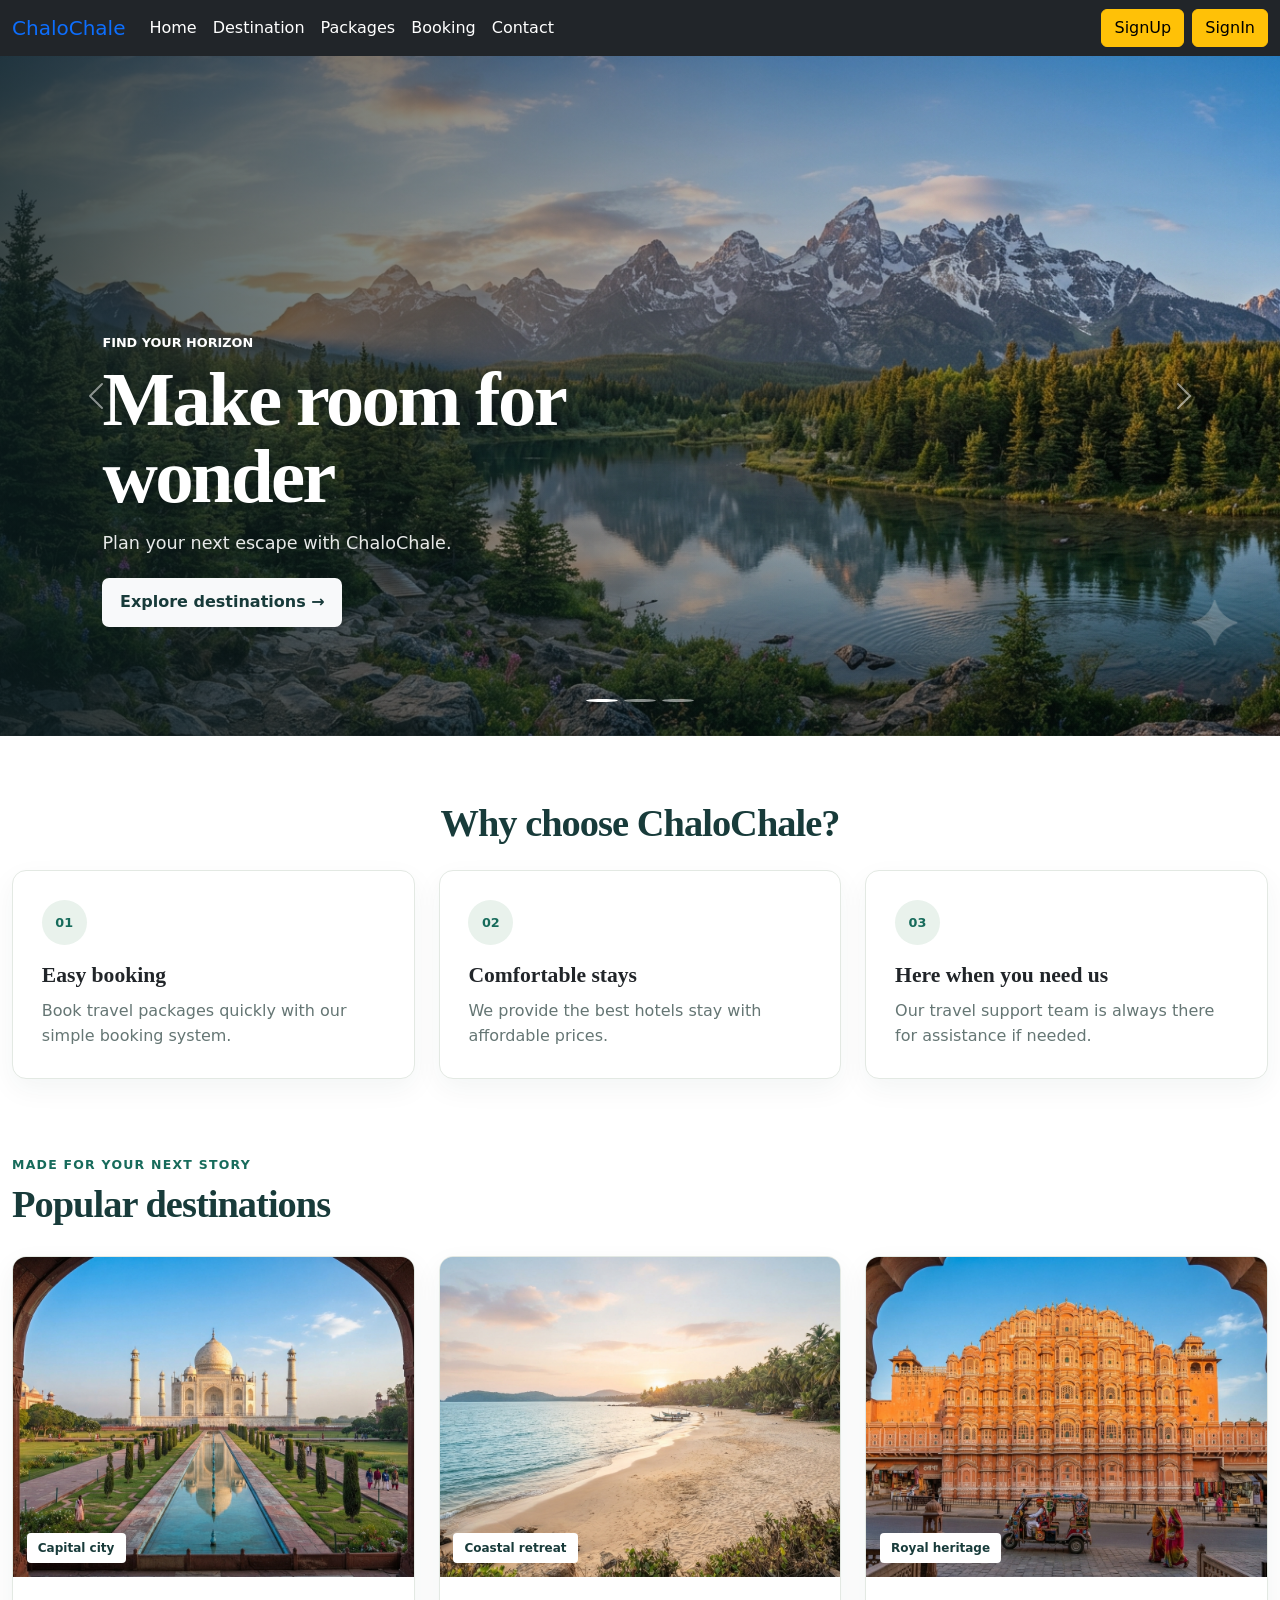
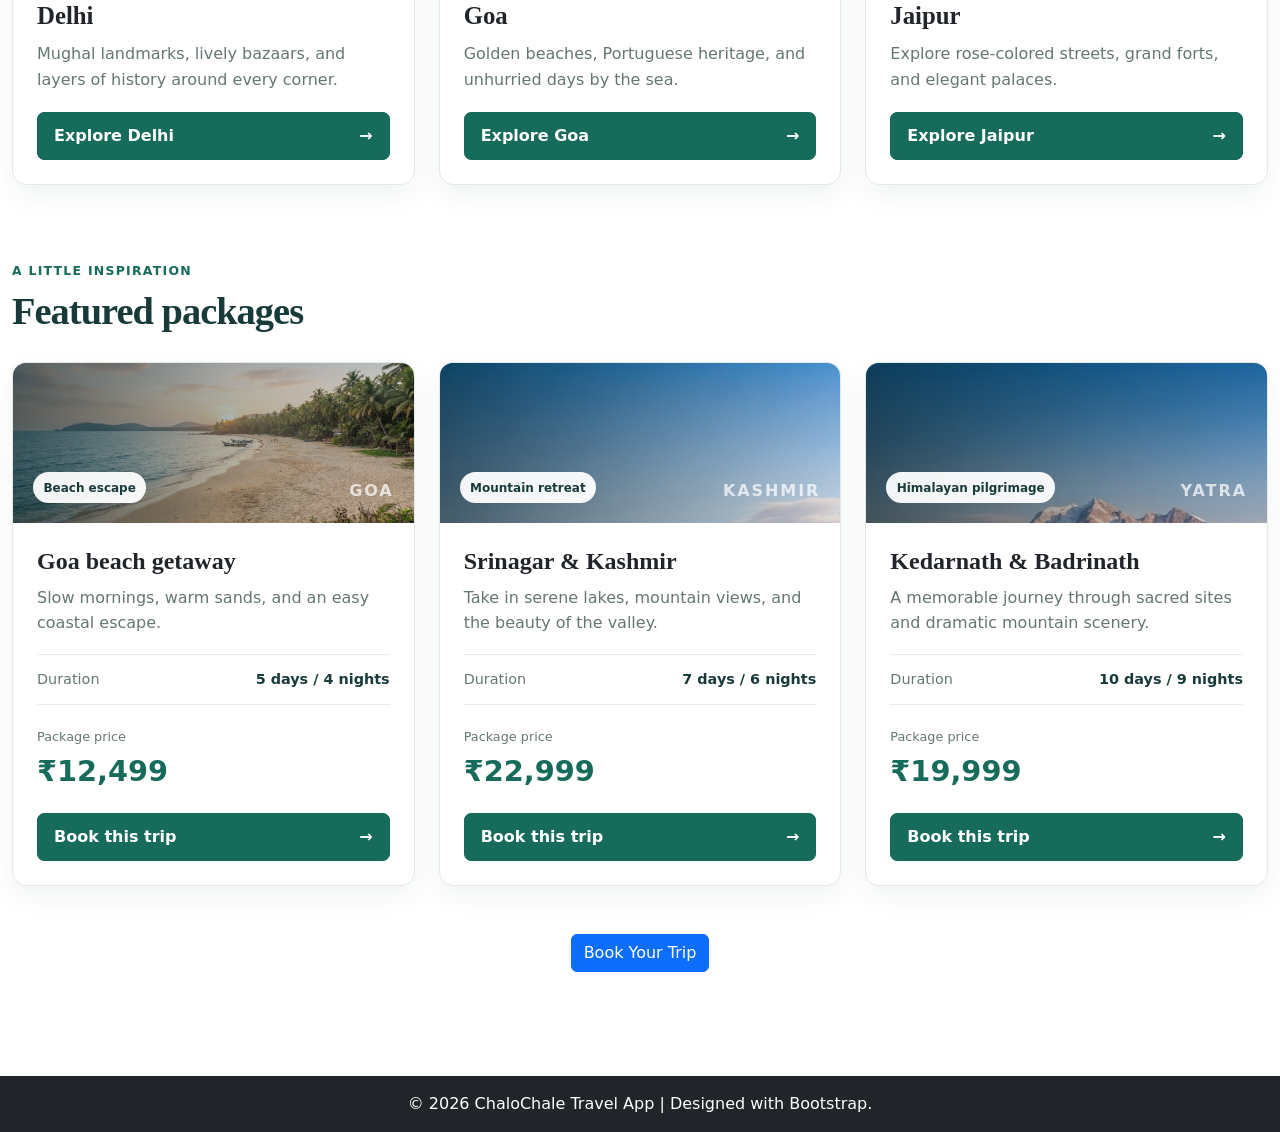
<file: index.html>
<!doctype html>
<html lang="en">
  <head>
    <meta charset="UTF-8" />
    <meta name="viewport" content="width=device-width, initial-scale=1.0" />
    <title>ChaloChale-Home</title>
    <link
      href="https://cdn.jsdelivr.net/npm/bootstrap@5.3.8/dist/css/bootstrap.min.css"
      rel="stylesheet"
      integrity="sha384-sRIl4kxILFvY47J16cr9ZwB07vP4J8+LH7qKQnuqkuIAvNWLzeN8tE5YBujZqJLB"
      crossorigin="anonymous"
    />
    <link rel="stylesheet" href="./CSS/style.css" />
  </head>
  <body>
    <!-- Home Page -->
    <div class="container-fluid px-0 home-page">
      <div class="row">
        <div class="col-md-12">
          <!-- navbar starts -->
          <nav class="navbar navbar-expand-lg navbar-dark bg-dark">
            <div class="container-fluid">
              <button
                class="navbar-toggler"
                type="button"
                data-bs-toggle="collapse"
                data-bs-target="#navbarTogglerDemo03"
                aria-controls="navbarTogglerDemo03"
                aria-expanded="false"
                aria-label="Toggle navigation"
              >
                <span class="navbar-toggler-icon"></span>
              </button>

              <a class="navbar-brand text-primary" href="index.html"
                >ChaloChale</a
              >
              <div class="collapse navbar-collapse" id="navbarTogglerDemo03">
                <ul class="navbar-nav me-auto mb-2 mb-lg-0">
                  <li class="nav-item">
                    <a class="nav-link text-white" href="index.html">Home</a>
                  </li>
                  <li class="nav-item">
                    <a class="nav-link text-white" href="destinations.html"
                      >Destination</a
                    >
                  </li>
                  <li class="nav-item">
                    <a class="nav-link text-white" href="packages.html"
                      >Packages</a
                    >
                  </li>
                  <li class="nav-item">
                    <a class="nav-link text-white" href="booking.html"
                      >Booking</a
                    >
                  </li>
                  <li class="nav-item">
                    <a class="nav-link text-white" href="contact.html"
                      >Contact</a
                    >
                  </li>
                </ul>

                <!-- SignUp and SignIn Buttons -->
                <div class="d-flex gap-2">
                  <a href="signup.html" class="btn btn-warning">SignUp</a>
                  <a href="signin.html" class="btn btn-warning">SignIn</a>
                </div>
              </div>
            </div>
          </nav>

          <!-- navbar ends -->
        </div>
      </div>

      <div class="row">
        <div class="col-md-12">
          <!-- carousel start -->
          <div
            id="carouselExampleCaptions"
            class="carousel slide home-carousel"
          >
            <div class="carousel-indicators">
              <button
                type="button"
                data-bs-target="#carouselExampleCaptions"
                data-bs-slide-to="0"
                class="active"
                aria-current="true"
                aria-label="Slide 1"
              ></button>
              <button
                type="button"
                data-bs-target="#carouselExampleCaptions"
                data-bs-slide-to="1"
                aria-label="Slide 2"
              ></button>
              <button
                type="button"
                data-bs-target="#carouselExampleCaptions"
                data-bs-slide-to="2"
                aria-label="Slide 3"
              ></button>
            </div>
            <div class="carousel-inner">
              <div class="carousel-item active">
                <img
                  src="./Assets/Images/carousel1.png"
                  class="d-block w-100 home-carousel-image"
                  alt="Mountain lake and forest at sunset"
                />
                <div class="carousel-caption home-carousel-caption">
                  <p class="carousel-eyebrow">Find your horizon</p>
                  <h2>Make room for wonder</h2>
                  <p>Plan your next escape with ChaloChale.</p>
                  <a class="btn btn-light" href="destinations.html"
                    >Explore destinations
                    <span aria-hidden="true">&rarr;</span></a
                  >
                </div>
              </div>
              <div class="carousel-item">
                <img
                  src="./Assets/Images/carousel2.png"
                  class="d-block w-100 home-carousel-image"
                  alt="Alpine lake and waterfall surrounded by mountains"
                />
                <div class="carousel-caption home-carousel-caption">
                  <p class="carousel-eyebrow">Take the scenic route</p>
                  <h2>Adventure starts out there</h2>
                  <p>Find a mountain escape made for you.</p>
                  <a class="btn btn-light" href="packages.html"
                    >View packages <span aria-hidden="true">&rarr;</span></a
                  >
                </div>
              </div>
              <div class="carousel-item">
                <img
                  src="./Assets/Images/carousel3.png"
                  class="d-block w-100 home-carousel-image"
                  alt="City skyline nestled among mountains at sunset"
                />
                <div class="carousel-caption home-carousel-caption">
                  <p class="carousel-eyebrow">A new view awaits</p>
                  <h2>City lights, mountain air</h2>
                  <p>Turn your next getaway into a story worth telling.</p>
                  <a class="btn btn-light" href="booking.html"
                    >Plan your trip <span aria-hidden="true">&rarr;</span></a
                  >
                </div>
              </div>
            </div>
            <button
              class="carousel-control-prev"
              type="button"
              data-bs-target="#carouselExampleCaptions"
              data-bs-slide="prev"
            >
              <span
                class="carousel-control-prev-icon"
                aria-hidden="true"
              ></span>
              <span class="visually-hidden">Previous</span>
            </button>
            <button
              class="carousel-control-next"
              type="button"
              data-bs-target="#carouselExampleCaptions"
              data-bs-slide="next"
            >
              <span
                class="carousel-control-next-icon"
                aria-hidden="true"
              ></span>
              <span class="visually-hidden">Next</span>
            </button>
          </div>
          <!-- carousel ends -->
        </div>
      </div>

      <div class="row home-benefits">
        <div class="col-md-12">
          <!-- service start -->
          <h2 class="home-section-title text-center">Why choose ChaloChale?</h2>
          <div class="row row-cols-1 row-cols-sm-2 row-cols-lg-3 g-4">
            <div class="col">
              <article class="card home-feature-card h-100">
                <div class="card-body">
                  <span class="feature-index" aria-hidden="true">01</span>
                  <h3 class="card-title fw-bold">Easy booking</h3>
                  <p class="card-text">
                    Book travel packages quickly with our simple booking system.
                  </p>
                </div>
              </article>
            </div>
            <div class="col">
              <article class="card home-feature-card h-100">
                <div class="card-body">
                  <span class="feature-index" aria-hidden="true">02</span>
                  <h3 class="card-title fw-bold">Comfortable stays</h3>
                  <p class="card-text">
                    We provide the best hotels stay with affordable prices.
                  </p>
                </div>
              </article>
            </div>
            <div class="col">
              <article class="card home-feature-card h-100">
                <div class="card-body">
                  <span class="feature-index" aria-hidden="true">03</span>
                  <h3 class="card-title fw-bold">Here when you need us</h3>
                  <p class="card-text">
                    Our travel support team is always there for assistance if
                    needed.
                  </p>
                </div>
              </article>
            </div>
          </div>
          <!-- service ends -->
        </div>
      </div>

      <section class="home-content-section" aria-label="Popular destinations">
        <div class="section-heading">
          <p class="section-eyebrow">Made for your next story</p>
          <h2 class="home-section-title">Popular destinations</h2>
        </div>
        <div class="row row-cols-1 row-cols-sm-2 row-cols-xl-3 g-4">
          <div class="col">
            <article class="card destination-card h-100">
              <div class="destination-image-wrap">
                <img
                  src="./Assets/Images/Delhi.png"
                  class="card-img-top"
                  alt="Historic architecture in Delhi"
                />
                <span class="destination-tag">Capital city</span>
              </div>
              <div class="card-body d-flex flex-column">
                <h3 class="card-title">Delhi</h3>
                <p class="card-text">
                  Mughal landmarks, lively bazaars, and layers of history around
                  every corner.
                </p>
                <a
                  href="destinations.html"
                  class="btn destination-button mt-auto"
                  >Explore Delhi <span aria-hidden="true">&rarr;</span></a
                >
              </div>
            </article>
          </div>
          <div class="col">
            <article class="card destination-card h-100">
              <div class="destination-image-wrap">
                <img
                  src="./Assets/Images/Goa.png"
                  class="card-img-top"
                  alt="Coastal scenery in Goa"
                />
                <span class="destination-tag">Coastal retreat</span>
              </div>
              <div class="card-body d-flex flex-column">
                <h3 class="card-title">Goa</h3>
                <p class="card-text">
                  Golden beaches, Portuguese heritage, and unhurried days by the
                  sea.
                </p>
                <a
                  href="destinations.html"
                  class="btn destination-button mt-auto"
                  >Explore Goa <span aria-hidden="true">&rarr;</span></a
                >
              </div>
            </article>
          </div>
          <div class="col">
            <article class="card destination-card h-100">
              <div class="destination-image-wrap">
                <img
                  src="./Assets/Images/Jaipur.png"
                  class="card-img-top"
                  alt="Palace architecture in Jaipur"
                />
                <span class="destination-tag">Royal heritage</span>
              </div>
              <div class="card-body d-flex flex-column">
                <h3 class="card-title">Jaipur</h3>
                <p class="card-text">
                  Explore rose-colored streets, grand forts, and elegant
                  palaces.
                </p>
                <a
                  href="destinations.html"
                  class="btn destination-button mt-auto"
                  >Explore Jaipur <span aria-hidden="true">&rarr;</span></a
                >
              </div>
            </article>
          </div>
        </div>
      </section>

      <section
        class="home-content-section"
        aria-label="Featured travel packages"
      >
        <div class="section-heading">
          <p class="section-eyebrow">A little inspiration</p>
          <h2 class="home-section-title">Featured packages</h2>
        </div>
        <div class="row row-cols-1 row-cols-md-2 row-cols-xl-3 g-4">
          <div class="col">
            <article class="card package-card package-card--goa h-100">
              <div class="package-card-banner">
                <span>Beach escape</span>
                <span class="package-mark" aria-hidden="true">GOA</span>
              </div>
              <div class="card-body d-flex flex-column">
                <h3 class="card-title">Goa beach getaway</h3>
                <p class="package-description">
                  Slow mornings, warm sands, and an easy coastal escape.
                </p>
                <p class="package-duration">
                  <span>Duration</span><strong>5 days / 4 nights</strong>
                </p>
                <div class="package-price-wrap">
                  <span class="package-price-label">Package price</span>
                  <p class="package-price mb-0">₹12,499</p>
                </div>
                <a href="booking.html" class="btn package-button mt-auto"
                  >Book this trip <span aria-hidden="true">&rarr;</span></a
                >
              </div>
            </article>
          </div>
          <div class="col">
            <article class="card package-card package-card--kashmir h-100">
              <div class="package-card-banner">
                <span>Mountain retreat</span>
                <span class="package-mark" aria-hidden="true">KASHMIR</span>
              </div>
              <div class="card-body d-flex flex-column">
                <h3 class="card-title">Srinagar &amp; Kashmir</h3>
                <p class="package-description">
                  Take in serene lakes, mountain views, and the beauty of the
                  valley.
                </p>
                <p class="package-duration">
                  <span>Duration</span><strong>7 days / 6 nights</strong>
                </p>
                <div class="package-price-wrap">
                  <span class="package-price-label">Package price</span>
                  <p class="package-price mb-0">₹22,999</p>
                </div>
                <a href="booking.html" class="btn package-button mt-auto"
                  >Book this trip <span aria-hidden="true">&rarr;</span></a
                >
              </div>
            </article>
          </div>
          <div class="col">
            <article class="card package-card package-card--pilgrimage h-100">
              <div class="package-card-banner">
                <span>Himalayan pilgrimage</span>
                <span class="package-mark" aria-hidden="true">YATRA</span>
              </div>
              <div class="card-body d-flex flex-column">
                <h3 class="card-title">Kedarnath &amp; Badrinath</h3>
                <p class="package-description">
                  A memorable journey through sacred sites and dramatic mountain
                  scenery.
                </p>
                <p class="package-duration">
                  <span>Duration</span><strong>10 days / 9 nights</strong>
                </p>
                <div class="package-price-wrap">
                  <span class="package-price-label">Package price</span>
                  <p class="package-price mb-0">₹19,999</p>
                </div>
                <a href="booking.html" class="btn package-button mt-auto"
                  >Book this trip <span aria-hidden="true">&rarr;</span></a
                >
              </div>
            </article>
          </div>
        </div>
      </section>

      <!-- modal for book your trip starts -->
      <div class="d-flex justify-content-center">
        <button type="button" class="btn btn-primary m-5" onclick="openModal()">
          Book Your Trip
        </button>
      </div>

      <dialog class="dialog" id="exampleDialog">
        <!-- Header -->
        <div
          class="dialog-header d-flex justify-content-between align-items-center"
        >
          <h5 class="dialog-title mb-0 pb-3">Book Your Trip</h5>

          <button
            type="button"
            class="btn-close"
            onclick="closeModal()"
            aria-label="Close"
          ></button>
        </div>

        <!-- Body -->
        <div class="dialog-body">
          <form id="bookingForm" onsubmit="submitBooking(event)">
            <div class="row g-3">
              <!-- Full Name -->
              <div class="col-md-6">
                <label for="fullname" class="form-label">Full Name</label>
                <input
                  type="text"
                  class="form-control"
                  id="fullname"
                  placeholder="Enter your name"
                  required
                />
              </div>

              <!-- Email -->
              <div class="col-md-6">
                <label for="inputEmail4" class="form-label">Email</label>
                <input
                  type="email"
                  class="form-control"
                  id="inputEmail4"
                  placeholder="Enter email"
                  required
                />
              </div>

              <!-- Destination -->
              <div class="col-md-6">
                <label for="destination" class="form-label">
                  Select Destination
                </label>
                <select id="destination" class="form-select" required>
                  <option value="Goa" selected>Goa</option>
                  <option value="Manali">Manali</option>
                  <option value="Kerala">Kerala</option>
                  <option value="Jaipur">Jaipur</option>
                  <option value="Kashmir">Kashmir</option>
                </select>
              </div>

              <!-- Travel Date -->
              <div class="col-md-6">
                <label for="travelDate" class="form-label">Travel Date</label>
                <input
                  type="date"
                  class="form-control"
                  id="travelDate"
                  required
                />
              </div>

              <!-- Number of People -->
              <div class="col-12">
                <label for="people" class="form-label">Number of People</label>
                <input
                  type="number"
                  class="form-control"
                  id="people"
                  placeholder="Enter number of people"
                  min="1"
                  required
                />
              </div>

              <!-- Message -->
              <div class="col-12">
                <label for="message" class="form-label">Message</label>
                <textarea
                  class="form-control"
                  id="message"
                  rows="3"
                  placeholder="Any special request?"
                ></textarea>
              </div>

              <!-- Submit Button -->
              <div class="col-12">
                <button type="submit" class="btn btn-success">
                  Submit Booking Request
                </button>
              </div>
            </div>
          </form>
        </div>
      </dialog>
      <!-- modal for book your trip ends -->
    </div>

    <footer class="bg-dark text-white text-center py-3 mt-4">
      <p class="mb-0">
        &copy; 2026 ChaloChale Travel App | Designed with Bootstrap.
      </p>
    </footer>

    <script
      src="https://cdn.jsdelivr.net/npm/bootstrap@5.3.8/dist/js/bootstrap.bundle.min.js"
      integrity="sha384-FKyoEForCGlyvwx9Hj09JcYn3nv7wiPVlz7YYwJrWVcXK/BmnVDxM+D2scQbITxI"
      crossorigin="anonymous"
    ></script>
    <script src="./JS/script.js"></script>
  </body>
</html>
</file>
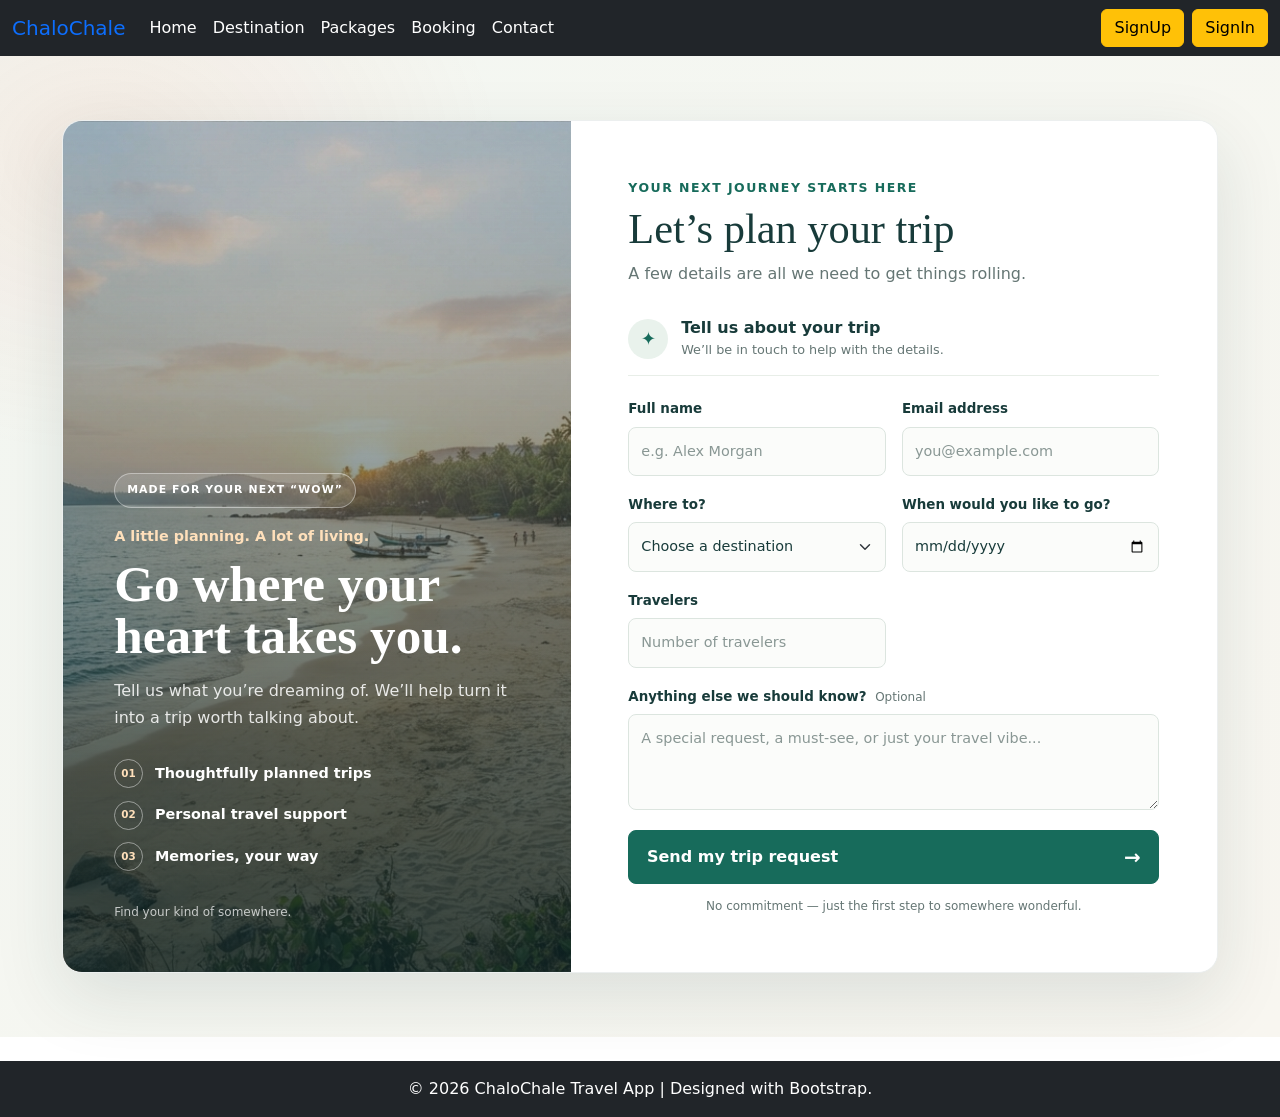
<file: booking.html>
<!doctype html>
<html lang="en">
  <head>
    <meta charset="UTF-8" />
    <meta name="viewport" content="width=device-width, initial-scale=1.0" />
    <title>ChaloChale - Booking</title>
    <link
      href="https://cdn.jsdelivr.net/npm/bootstrap@5.3.8/dist/css/bootstrap.min.css"
      rel="stylesheet"
      integrity="sha384-sRIl4kxILFvY47J16cr9ZwB07vP4J8+LH7qKQnuqkuIAvNWLzeN8tE5YBujZqJLB"
      crossorigin="anonymous"
    />
    <link rel="stylesheet" href="./CSS/style.css" />
  </head>
  <body>
    <div class="container-fluid px-0">
      <div class="row">
        <div class="col-md-12">
          <!-- navbar start -->
          <nav class="navbar navbar-expand-lg navbar-dark bg-dark">
            <div class="container-fluid">
              <button
                class="navbar-toggler"
                type="button"
                data-bs-toggle="collapse"
                data-bs-target="#navbarTogglerDemo03"
                aria-controls="navbarTogglerDemo03"
                aria-expanded="false"
                aria-label="Toggle navigation"
              >
                <span class="navbar-toggler-icon"></span>
              </button>

              <a class="navbar-brand text-primary" href="index.html"
                >ChaloChale</a
              >

              <div class="collapse navbar-collapse" id="navbarTogglerDemo03">
                <ul class="navbar-nav me-auto mb-2 mb-lg-0">
                  <li class="nav-item">
                    <a class="nav-link text-white" href="index.html">Home</a>
                  </li>
                  <li class="nav-item">
                    <a class="nav-link text-white" href="destinations.html"
                      >Destination</a
                    >
                  </li>
                  <li class="nav-item">
                    <a class="nav-link text-white" href="packages.html"
                      >Packages</a
                    >
                  </li>
                  <li class="nav-item">
                    <a class="nav-link text-white" href="booking.html"
                      >Booking</a
                    >
                  </li>
                  <li class="nav-item">
                    <a class="nav-link text-white" href="contact.html"
                      >Contact</a
                    >
                  </li>
                </ul>

                <!-- SignUp and SignIn Buttons -->
                <div class="d-flex gap-2">
                  <a href="signup.html" class="btn btn-warning">SignUp</a>
                  <a href="signin.html" class="btn btn-warning">SignIn</a>
                </div>
              </div>
            </div>
          </nav>
          <!-- navbar ends -->
        </div>
      </div>
    </div>

    <main class="booking-page booking-page--trip">
      <div class="container booking-container">
        <section class="booking-layout" aria-labelledby="bookingTitle">
          <aside class="booking-story">
            <div class="booking-story-content">
              <span class="booking-story-tag">MADE FOR YOUR NEXT “WOW”</span>
              <p class="booking-story-kicker">A little planning. A lot of living.</p>
              <h2>Go where your<br />heart takes you.</h2>
              <p class="booking-story-copy">
                Tell us what you’re dreaming of. We’ll help turn it into a trip
                worth talking about.
              </p>
              <ul class="booking-highlights">
                <li><span aria-hidden="true">01</span> Thoughtfully planned trips</li>
                <li><span aria-hidden="true">02</span> Personal travel support</li>
                <li><span aria-hidden="true">03</span> Memories, your way</li>
              </ul>
            </div>
            <p class="booking-photo-credit">Find your kind of somewhere.</p>
          </aside>

          <div class="booking-panel">
            <header class="booking-header">
              <p class="booking-eyebrow mb-2">YOUR NEXT JOURNEY STARTS HERE</p>
              <h1 id="bookingTitle" class="mb-2">Let’s plan your trip</h1>
              <p class="booking-intro mb-0">
                A few details are all we need to get things rolling.
              </p>
            </header>

            <form id="bookingForm" onsubmit="submitBooking(event)">
              <div class="booking-form-heading">
                <span class="booking-form-icon" aria-hidden="true">✦</span>
                <div>
                  <h2>Tell us about your trip</h2>
                  <p>We’ll be in touch to help with the details.</p>
                </div>
              </div>
              <div class="row g-3">
                <div class="col-12 col-md-6">
                  <label for="bookingName" class="form-label">Full name</label>
                  <input
                    type="text"
                    class="form-control"
                    id="bookingName"
                    name="name"
                    placeholder="e.g. Alex Morgan"
                    autocomplete="name"
                    required
                  />
                </div>
                <div class="col-12 col-md-6">
                  <label for="bookingEmail" class="form-label">Email address</label>
                  <input
                    type="email"
                    class="form-control"
                    id="bookingEmail"
                    name="email"
                    placeholder="you@example.com"
                    autocomplete="email"
                    required
                  />
                </div>
                <div class="col-12 col-md-6">
                  <label for="bookingDestination" class="form-label">Where to?</label>
                  <select
                    id="bookingDestination"
                    name="destination"
                    class="form-select"
                    required
                  >
                    <option value="" selected disabled>Choose a destination</option>
                    <option value="Goa">Goa</option>
                    <option value="Manali">Manali</option>
                    <option value="Kerala">Kerala</option>
                    <option value="Jaipur">Jaipur</option>
                    <option value="Kashmir">Kashmir</option>
                  </select>
                </div>
                <div class="col-12 col-md-6">
                  <label for="bookingDate" class="form-label">When would you like to go?</label>
                  <input
                    type="date"
                    class="form-control"
                    id="bookingDate"
                    name="travelDate"
                    required
                  />
                </div>
                <div class="col-12 col-md-6">
                  <label for="bookingPeople" class="form-label">Travelers</label>
                  <input
                    type="number"
                    class="form-control"
                    id="bookingPeople"
                    name="people"
                    placeholder="Number of travelers"
                    min="1"
                    required
                  />
                </div>
                <div class="col-12">
                  <label for="bookingMessage" class="form-label">
                    Anything else we should know? <span class="booking-label-optional">Optional</span>
                  </label>
                  <textarea
                    class="form-control"
                    id="bookingMessage"
                    name="message"
                    rows="3"
                    placeholder="A special request, a must-see, or just your travel vibe..."
                  ></textarea>
                </div>
                <div class="col-12 pt-1">
                  <button type="submit" class="btn booking-submit w-100">
                    <span>Send my trip request</span>
                    <span aria-hidden="true">→</span>
                  </button>
                  <p class="booking-privacy mb-0">
                    No commitment — just the first step to somewhere wonderful.
                  </p>
                </div>
              </div>
            </form>
          </div>
        </section>
      </div>
    </main>

    <footer class="bg-dark text-white text-center py-3 mt-4">
      <p class="mb-0">
        &copy; 2026 ChaloChale Travel App | Designed with Bootstrap.
      </p>
    </footer>

    <script
      src="https://cdn.jsdelivr.net/npm/bootstrap@5.3.8/dist/js/bootstrap.bundle.min.js"
      integrity="sha384-FKyoEForCGlyvwx9Hj09JcYn3nv7wiPVlz7YYwJrWVcXK/BmnVDxM+D2scQbITxI"
      crossorigin="anonymous"
    ></script>
    <script src="./JS/script.js"></script>
  </body>
</html>
</file>
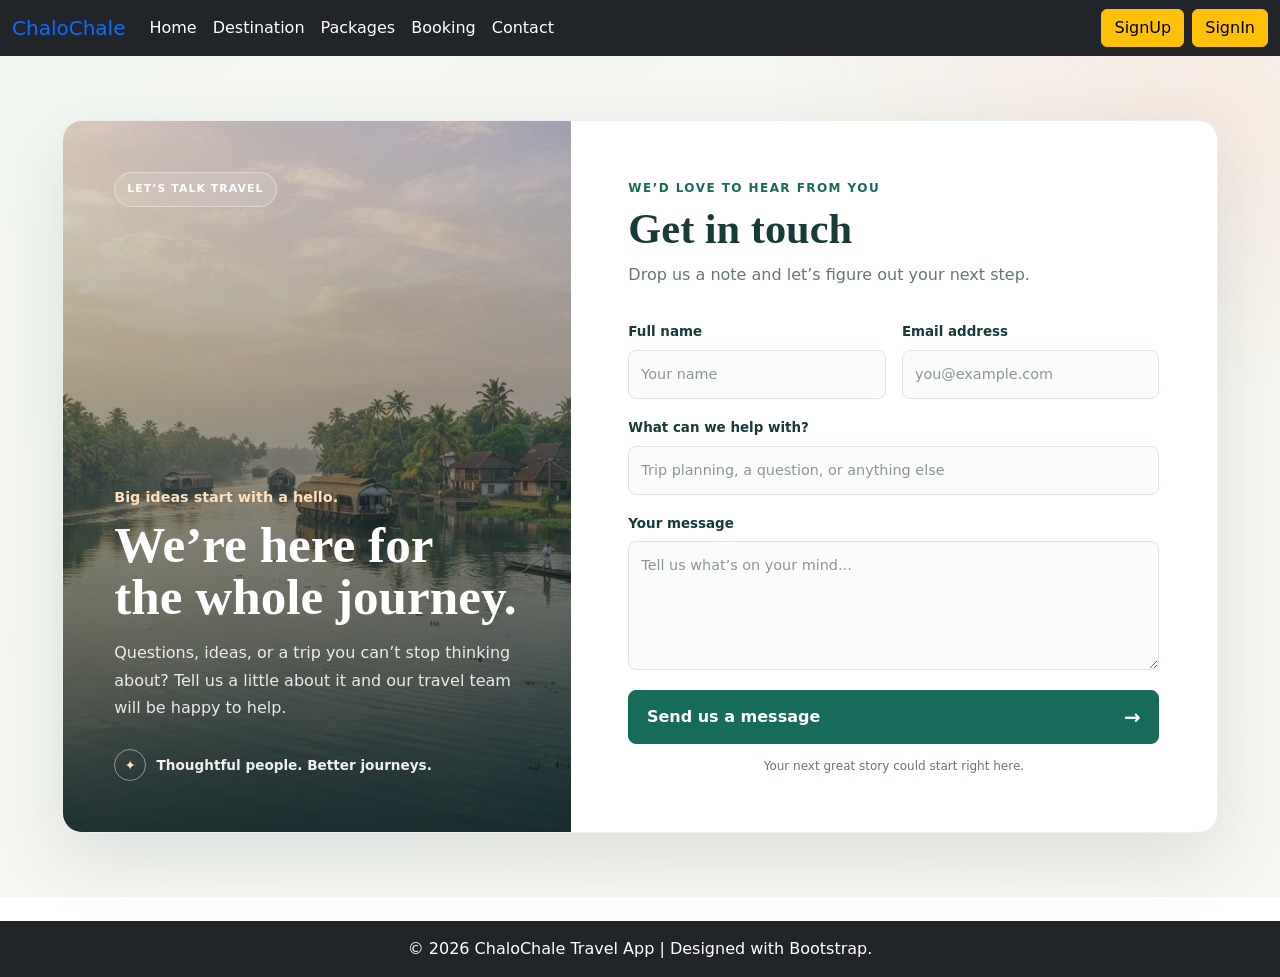
<file: contact.html>
<!doctype html>
<html lang="en">
  <head>
    <meta charset="UTF-8" />
    <meta name="viewport" content="width=device-width, initial-scale=1.0" />
    <title>ChaloChale - Contact</title>
    <link
      href="https://cdn.jsdelivr.net/npm/bootstrap@5.3.8/dist/css/bootstrap.min.css"
      rel="stylesheet"
      integrity="sha384-sRIl4kxILFvY47J16cr9ZwB07vP4J8+LH7qKQnuqkuIAvNWLzeN8tE5YBujZqJLB"
      crossorigin="anonymous"
    />
    <link rel="stylesheet" href="./CSS/style.css" />
  </head>
  <body>
    <div class="container-fluid px-0">
      <div class="row">
        <div class="col-md-12">
          <!-- navbar start -->
          <nav class="navbar navbar-expand-lg navbar-dark bg-dark">
            <div class="container-fluid">
              <button
                class="navbar-toggler"
                type="button"
                data-bs-toggle="collapse"
                data-bs-target="#navbarTogglerDemo03"
                aria-controls="navbarTogglerDemo03"
                aria-expanded="false"
                aria-label="Toggle navigation"
              >
                <span class="navbar-toggler-icon"></span>
              </button>

              <a class="navbar-brand text-primary" href="index.html"
                >ChaloChale</a
              >

              <div class="collapse navbar-collapse" id="navbarTogglerDemo03">
                <ul class="navbar-nav me-auto mb-2 mb-lg-0">
                  <li class="nav-item">
                    <a class="nav-link text-white" href="index.html">Home</a>
                  </li>
                  <li class="nav-item">
                    <a class="nav-link text-white" href="destinations.html"
                      >Destination</a
                    >
                  </li>
                  <li class="nav-item">
                    <a class="nav-link text-white" href="packages.html"
                      >Packages</a
                    >
                  </li>
                  <li class="nav-item">
                    <a class="nav-link text-white" href="booking.html"
                      >Booking</a
                    >
                  </li>
                  <li class="nav-item">
                    <a class="nav-link text-white" href="contact.html"
                      >Contact</a
                    >
                  </li>
                </ul>

                <!-- SignUp and SignIn Buttons -->
                <div class="d-flex gap-2">
                  <a href="signup.html" class="btn btn-warning">SignUp</a>
                  <a href="signin.html" class="btn btn-warning">SignIn</a>
                </div>
              </div>
            </div>
          </nav>
          <!-- navbar ends -->
        </div>
      </div>
    </div>

    <main class="contact-page">
      <div class="container contact-container">
        <section class="contact-layout" aria-labelledby="contactTitle">
          <aside class="contact-story">
            <div class="contact-story-top">
              <span class="contact-story-tag">LET’S TALK TRAVEL</span>
            </div>
            <div class="contact-story-bottom">
              <p class="contact-story-kicker">Big ideas start with a hello.</p>
              <h1>We’re here for<br />the whole journey.</h1>
              <p class="contact-story-copy">
                Questions, ideas, or a trip you can’t stop thinking about?
                Tell us a little about it and our travel team will be happy to help.
              </p>
              <div class="contact-story-note">
                <span class="contact-story-sparkle" aria-hidden="true">✦</span>
                <span>Thoughtful people. Better journeys.</span>
              </div>
            </div>
          </aside>

          <div class="contact-form-panel">
            <header class="contact-header">
              <p class="contact-eyebrow">WE’D LOVE TO HEAR FROM YOU</p>
              <h2 id="contactTitle">Get in touch</h2>
              <p class="contact-intro">
                Drop us a note and let’s figure out your next step.
              </p>
            </header>

            <form id="contactForm">
              <div class="row g-3">
                <div class="col-12 col-md-6">
                  <label for="contactName" class="form-label">Full name</label>
                  <input
                    type="text"
                    class="form-control"
                    id="contactName"
                    name="name"
                    placeholder="Your name"
                    autocomplete="name"
                    required
                  />
                </div>
                <div class="col-12 col-md-6">
                  <label for="contactEmail" class="form-label">Email address</label>
                  <input
                    type="email"
                    class="form-control"
                    id="contactEmail"
                    name="email"
                    placeholder="you@example.com"
                    autocomplete="email"
                    required
                  />
                </div>
                <div class="col-12">
                  <label for="contactSubject" class="form-label">What can we help with?</label>
                  <input
                    type="text"
                    class="form-control"
                    id="contactSubject"
                    name="subject"
                    placeholder="Trip planning, a question, or anything else"
                    required
                  />
                </div>
                <div class="col-12">
                  <label for="contactMessage" class="form-label">Your message</label>
                  <textarea
                    class="form-control"
                    id="contactMessage"
                    name="message"
                    rows="5"
                    placeholder="Tell us what’s on your mind..."
                    required
                  ></textarea>
                </div>
                <div class="col-12 pt-1">
                  <button type="submit" class="btn contact-submit w-100">
                    <span>Send us a message</span>
                    <span aria-hidden="true">→</span>
                  </button>
                  <p class="contact-form-note mb-0">
                    Your next great story could start right here.
                  </p>
                </div>
              </div>
            </form>
          </div>
        </section>
      </div>
    </main>

    <footer class="bg-dark text-white text-center py-3 mt-4">
      <p class="mb-0">
        &copy; 2026 ChaloChale Travel App | Designed with Bootstrap.
      </p>
    </footer>

    <script
      src="https://cdn.jsdelivr.net/npm/bootstrap@5.3.8/dist/js/bootstrap.bundle.min.js"
      integrity="sha384-FKyoEForCGlyvwx9Hj09JcYn3nv7wiPVlz7YYwJrWVcXK/BmnVDxM+D2scQbITxI"
      crossorigin="anonymous"
    ></script>
    <script src="./JS/script.js"></script>
  </body>
</html>
</file>
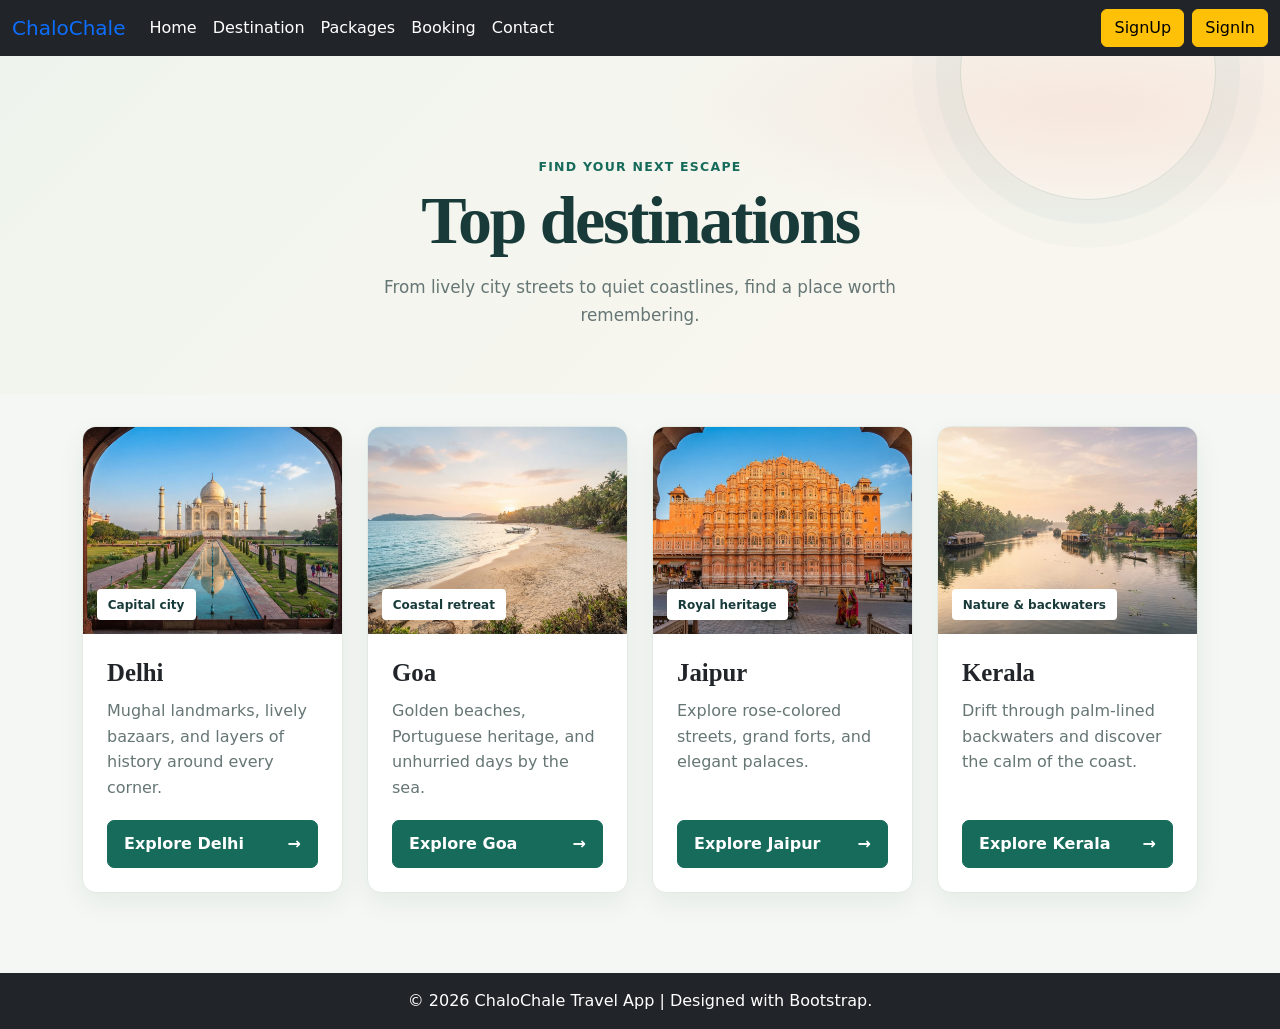
<file: destinations.html>
<!doctype html>
<html lang="en">
  <head>
    <meta charset="UTF-8" />
    <meta name="viewport" content="width=device-width, initial-scale=1.0" />
    <title>ChaloChale - Destinations</title>
    <link
      href="https://cdn.jsdelivr.net/npm/bootstrap@5.3.8/dist/css/bootstrap.min.css"
      rel="stylesheet"
      integrity="sha384-sRIl4kxILFvY47J16cr9ZwB07vP4J8+LH7qKQnuqkuIAvNWLzeN8tE5YBujZqJLB"
      crossorigin="anonymous"
    />
    <link rel="stylesheet" href="./CSS/style.css" />
  </head>
  <body>
    <div class="container-fluid px-0">
      <div class="row">
        <div class="col-md-12">
          <!-- navbar start -->
          <nav class="navbar navbar-expand-lg navbar-dark bg-dark">
            <div class="container-fluid">
              <button
                class="navbar-toggler"
                type="button"
                data-bs-toggle="collapse"
                data-bs-target="#navbarTogglerDemo03"
                aria-controls="navbarTogglerDemo03"
                aria-expanded="false"
                aria-label="Toggle navigation"
              >
                <span class="navbar-toggler-icon"></span>
              </button>

              <a class="navbar-brand text-primary" href="index.html"
                >ChaloChale</a
              >

              <div class="collapse navbar-collapse" id="navbarTogglerDemo03">
                <ul class="navbar-nav me-auto mb-2 mb-lg-0">
                  <li class="nav-item">
                    <a class="nav-link text-white" href="index.html">Home</a>
                  </li>
                  <li class="nav-item">
                    <a class="nav-link text-white" href="destinations.html"
                      >Destination</a
                    >
                  </li>
                  <li class="nav-item">
                    <a class="nav-link text-white" href="packages.html"
                      >Packages</a
                    >
                  </li>
                  <li class="nav-item">
                    <a class="nav-link text-white" href="booking.html"
                      >Booking</a
                    >
                  </li>
                  <li class="nav-item">
                    <a class="nav-link text-white" href="contact.html"
                      >Contact</a
                    >
                  </li>
                </ul>

                <!-- SignUp and SignIn Buttons -->
                <div class="d-flex gap-2">
                  <a href="signup.html" class="btn btn-warning">SignUp</a>
                  <a href="signin.html" class="btn btn-warning">SignIn</a>
                </div>
              </div>
            </div>
          </nav>
          <!-- navbar ends -->
        </div>
      </div>
    </div>

    <main class="destinations-page">
      <section class="destinations-heading text-center">
        <div class="container">
          <p class="destinations-eyebrow mb-2">Find your next escape</p>
          <h1 class="fw-bold mb-3">Top destinations</h1>
          <p class="destinations-intro mb-0">
            From lively city streets to quiet coastlines, find a place worth
            remembering.
          </p>
        </div>
      </section>

      <section
        class="container destinations-section"
        aria-label="Popular destinations"
      >
        <div
          class="row row-cols-1 row-cols-sm-2 row-cols-lg-3 row-cols-xl-4 g-4"
        >
          <div class="col">
            <article class="card destination-card h-100">
              <div class="destination-image-wrap">
                <img
                  src="./Assets/Images/Delhi.png"
                  class="card-img-top"
                  alt="Historic architecture in Delhi"
                />
                <span class="destination-tag">Capital city</span>
              </div>
              <div class="card-body d-flex flex-column">
                <h2 class="card-title">Delhi</h2>
                <p class="card-text">
                  Mughal landmarks, lively bazaars, and layers of history around
                  every corner.
                </p>
                <a href="booking.html" class="btn destination-button mt-auto"
                  >Explore Delhi <span aria-hidden="true">&rarr;</span></a
                >
              </div>
            </article>
          </div>
          <div class="col">
            <article class="card destination-card h-100">
              <div class="destination-image-wrap">
                <img
                  src="./Assets/Images/Goa.png"
                  class="card-img-top"
                  alt="Coastal scenery in Goa"
                />
                <span class="destination-tag">Coastal retreat</span>
              </div>
              <div class="card-body d-flex flex-column">
                <h2 class="card-title">Goa</h2>
                <p class="card-text">
                  Golden beaches, Portuguese heritage, and unhurried days by the
                  sea.
                </p>
                <a href="booking.html" class="btn destination-button mt-auto"
                  >Explore Goa <span aria-hidden="true">&rarr;</span></a
                >
              </div>
            </article>
          </div>
          <div class="col">
            <article class="card destination-card h-100">
              <div class="destination-image-wrap">
                <img
                  src="./Assets/Images/Jaipur.png"
                  class="card-img-top"
                  alt="Palace architecture in Jaipur"
                />
                <span class="destination-tag">Royal heritage</span>
              </div>
              <div class="card-body d-flex flex-column">
                <h2 class="card-title">Jaipur</h2>
                <p class="card-text">
                  Explore rose-colored streets, grand forts, and elegant
                  palaces.
                </p>
                <a href="booking.html" class="btn destination-button mt-auto"
                  >Explore Jaipur <span aria-hidden="true">&rarr;</span></a
                >
              </div>
            </article>
          </div>
          <div class="col">
            <article class="card destination-card h-100">
              <div class="destination-image-wrap">
                <img
                  src="./Assets/Images/Kerela.png"
                  class="card-img-top"
                  alt="Lush landscape in Kerala"
                />
                <span class="destination-tag">Nature &amp; backwaters</span>
              </div>
              <div class="card-body d-flex flex-column">
                <h2 class="card-title">Kerala</h2>
                <p class="card-text">
                  Drift through palm-lined backwaters and discover the calm of
                  the coast.
                </p>
                <a href="booking.html" class="btn destination-button mt-auto"
                  >Explore Kerala <span aria-hidden="true">&rarr;</span></a
                >
              </div>
            </article>
          </div>
        </div>
      </section>
    </main>

    <footer class="bg-dark text-white text-center py-3">
      <p class="mb-0">
        &copy; 2026 ChaloChale Travel App | Designed with Bootstrap.
      </p>
    </footer>

    <script
      src="https://cdn.jsdelivr.net/npm/bootstrap@5.3.8/dist/js/bootstrap.bundle.min.js"
      integrity="sha384-FKyoEForCGlyvwx9Hj09JcYn3nv7wiPVlz7YYwJrWVcXK/BmnVDxM+D2scQbITxI"
      crossorigin="anonymous"
    ></script>
    <script src="./JS/script.js"></script>
  </body>
</html>
</file>
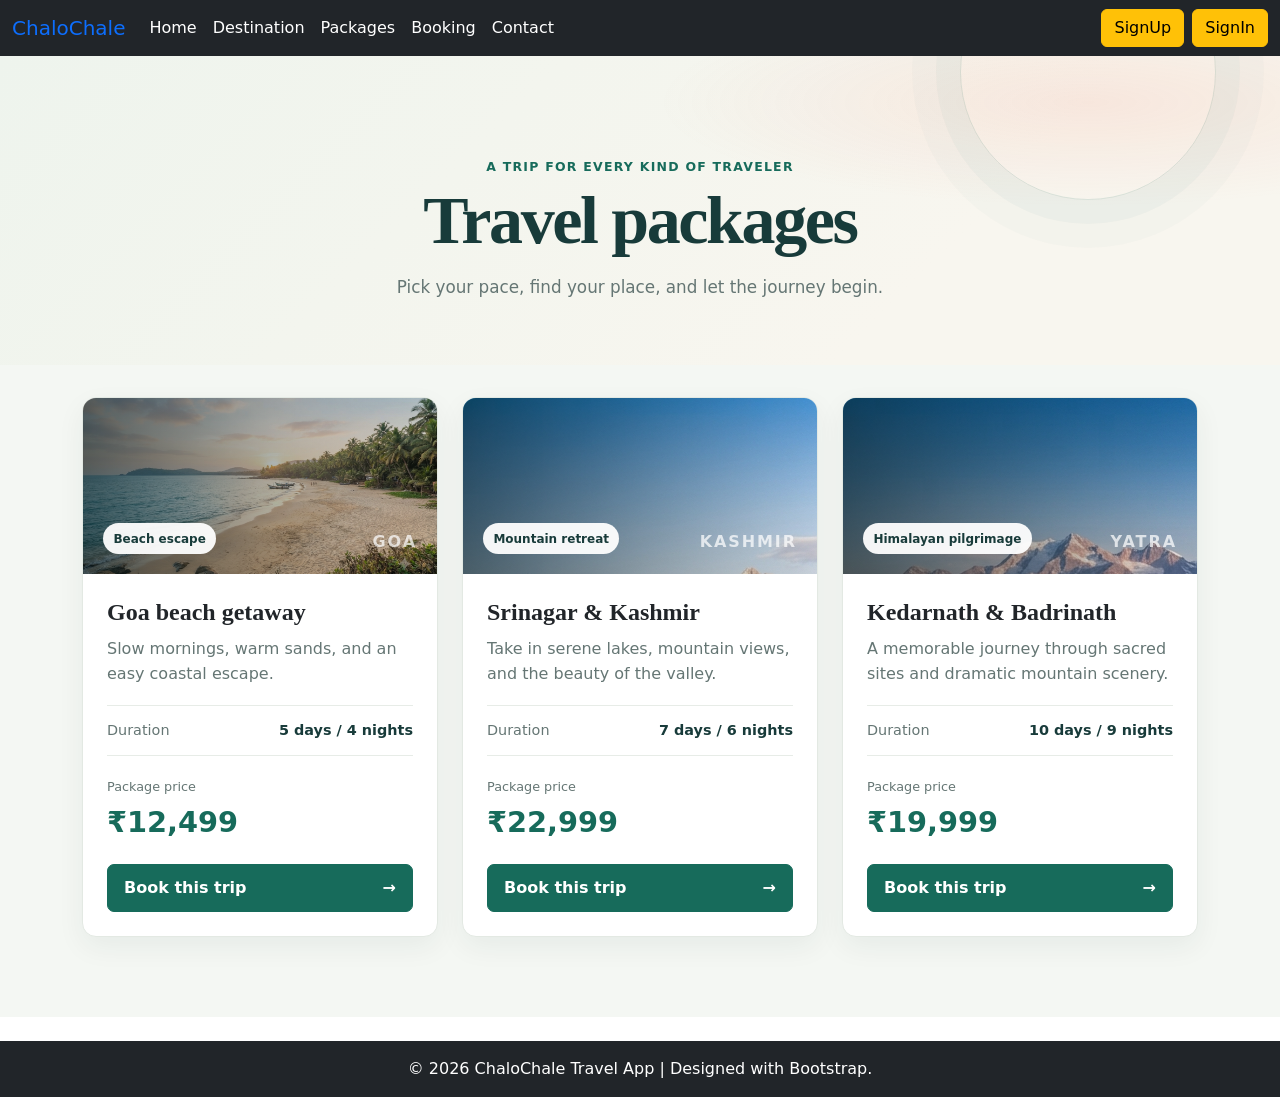
<file: packages.html>
<!doctype html>
<html lang="en">
  <head>
    <meta charset="UTF-8" />
    <meta name="viewport" content="width=device-width, initial-scale=1.0" />
    <title>ChaloChale - Packages</title>
    <link
      href="https://cdn.jsdelivr.net/npm/bootstrap@5.3.8/dist/css/bootstrap.min.css"
      rel="stylesheet"
      integrity="sha384-sRIl4kxILFvY47J16cr9ZwB07vP4J8+LH7qKQnuqkuIAvNWLzeN8tE5YBujZqJLB"
      crossorigin="anonymous"
    />
    <link rel="stylesheet" href="./CSS/style.css" />
  </head>
  <body>
    <div class="container-fluid px-0">
      <div class="row">
        <div class="col-md-12">
          <!-- navbar start -->
          <nav class="navbar navbar-expand-lg navbar-dark bg-dark">
            <div class="container-fluid">
              <button
                class="navbar-toggler"
                type="button"
                data-bs-toggle="collapse"
                data-bs-target="#navbarTogglerDemo03"
                aria-controls="navbarTogglerDemo03"
                aria-expanded="false"
                aria-label="Toggle navigation"
              >
                <span class="navbar-toggler-icon"></span>
              </button>

              <a class="navbar-brand text-primary" href="index.html"
                >ChaloChale</a
              >
              <div class="collapse navbar-collapse" id="navbarTogglerDemo03">
                <ul class="navbar-nav me-auto mb-2 mb-lg-0">
                  <li class="nav-item">
                    <a class="nav-link text-white" href="index.html">Home</a>
                  </li>
                  <li class="nav-item">
                    <a class="nav-link text-white" href="destinations.html"
                      >Destination</a
                    >
                  </li>
                  <li class="nav-item">
                    <a class="nav-link text-white" href="packages.html"
                      >Packages</a
                    >
                  </li>
                  <li class="nav-item">
                    <a class="nav-link text-white" href="booking.html"
                      >Booking</a
                    >
                  </li>
                  <li class="nav-item">
                    <a class="nav-link text-white" href="contact.html"
                      >Contact</a
                    >
                  </li>
                </ul>

                <!-- SignUp and SignIn Buttons -->
                <div class="d-flex gap-2">
                  <a href="signup.html" class="btn btn-warning">SignUp</a>
                  <a href="signin.html" class="btn btn-warning">SignIn</a>
                </div>
              </div>
            </div>
          </nav>
          <!-- navbar ends -->
        </div>
      </div>
    </div>

    <main class="packages-page">
      <section class="packages-heading text-center">
        <div class="container">
          <p class="packages-eyebrow mb-2">A trip for every kind of traveler</p>
          <h1 class="fw-bold mb-3">Travel packages</h1>
          <p class="packages-intro mb-0">
            Pick your pace, find your place, and let the journey begin.
          </p>
        </div>
      </section>

      <section
        class="container packages-section"
        aria-label="Available travel packages"
      >
        <div class="row row-cols-1 row-cols-md-2 row-cols-xl-3 g-4">
          <div class="col">
            <article class="card package-card package-card--goa h-100">
              <div class="package-card-banner">
                <span>Beach escape</span>
                <span class="package-mark" aria-hidden="true">GOA</span>
              </div>
              <div class="card-body d-flex flex-column">
                <h2 class="card-title">Goa beach getaway</h2>
                <p class="package-description">
                  Slow mornings, warm sands, and an easy coastal escape.
                </p>
                <p class="package-duration">
                  <span>Duration</span><strong>5 days / 4 nights</strong>
                </p>
                <div class="package-price-wrap">
                  <span class="package-price-label">Package price</span>
                  <p class="package-price mb-0">₹12,499</p>
                </div>
                <a href="booking.html" class="btn package-button mt-auto"
                  >Book this trip <span aria-hidden="true">&rarr;</span></a
                >
              </div>
            </article>
          </div>
          <div class="col">
            <article class="card package-card package-card--kashmir h-100">
              <div class="package-card-banner">
                <span>Mountain retreat</span>
                <span class="package-mark" aria-hidden="true">KASHMIR</span>
              </div>
              <div class="card-body d-flex flex-column">
                <h2 class="card-title">Srinagar &amp; Kashmir</h2>
                <p class="package-description">
                  Take in serene lakes, mountain views, and the beauty of the
                  valley.
                </p>
                <p class="package-duration">
                  <span>Duration</span><strong>7 days / 6 nights</strong>
                </p>
                <div class="package-price-wrap">
                  <span class="package-price-label">Package price</span>
                  <p class="package-price mb-0">₹22,999</p>
                </div>
                <a href="booking.html" class="btn package-button mt-auto"
                  >Book this trip <span aria-hidden="true">&rarr;</span></a
                >
              </div>
            </article>
          </div>
          <div class="col">
            <article class="card package-card package-card--pilgrimage h-100">
              <div class="package-card-banner">
                <span>Himalayan pilgrimage</span>
                <span class="package-mark" aria-hidden="true">YATRA</span>
              </div>
              <div class="card-body d-flex flex-column">
                <h2 class="card-title">Kedarnath &amp; Badrinath</h2>
                <p class="package-description">
                  A memorable journey through sacred sites and dramatic mountain
                  scenery.
                </p>
                <p class="package-duration">
                  <span>Duration</span><strong>10 days / 9 nights</strong>
                </p>
                <div class="package-price-wrap">
                  <span class="package-price-label">Package price</span>
                  <p class="package-price mb-0">₹19,999</p>
                </div>
                <a href="booking.html" class="btn package-button mt-auto"
                  >Book this trip <span aria-hidden="true">&rarr;</span></a
                >
              </div>
            </article>
          </div>
        </div>
      </section>
    </main>

    <footer class="bg-dark text-white text-center py-3 mt-4">
      <p class="mb-0">
        &copy; 2026 ChaloChale Travel App | Designed with Bootstrap.
      </p>
    </footer>

    <script
      src="https://cdn.jsdelivr.net/npm/bootstrap@5.3.8/dist/js/bootstrap.bundle.min.js"
      integrity="sha384-FKyoEForCGlyvwx9Hj09JcYn3nv7wiPVlz7YYwJrWVcXK/BmnVDxM+D2scQbITxI"
      crossorigin="anonymous"
    ></script>
    <script src="./JS/script.js"></script>
  </body>
</html>
</file>
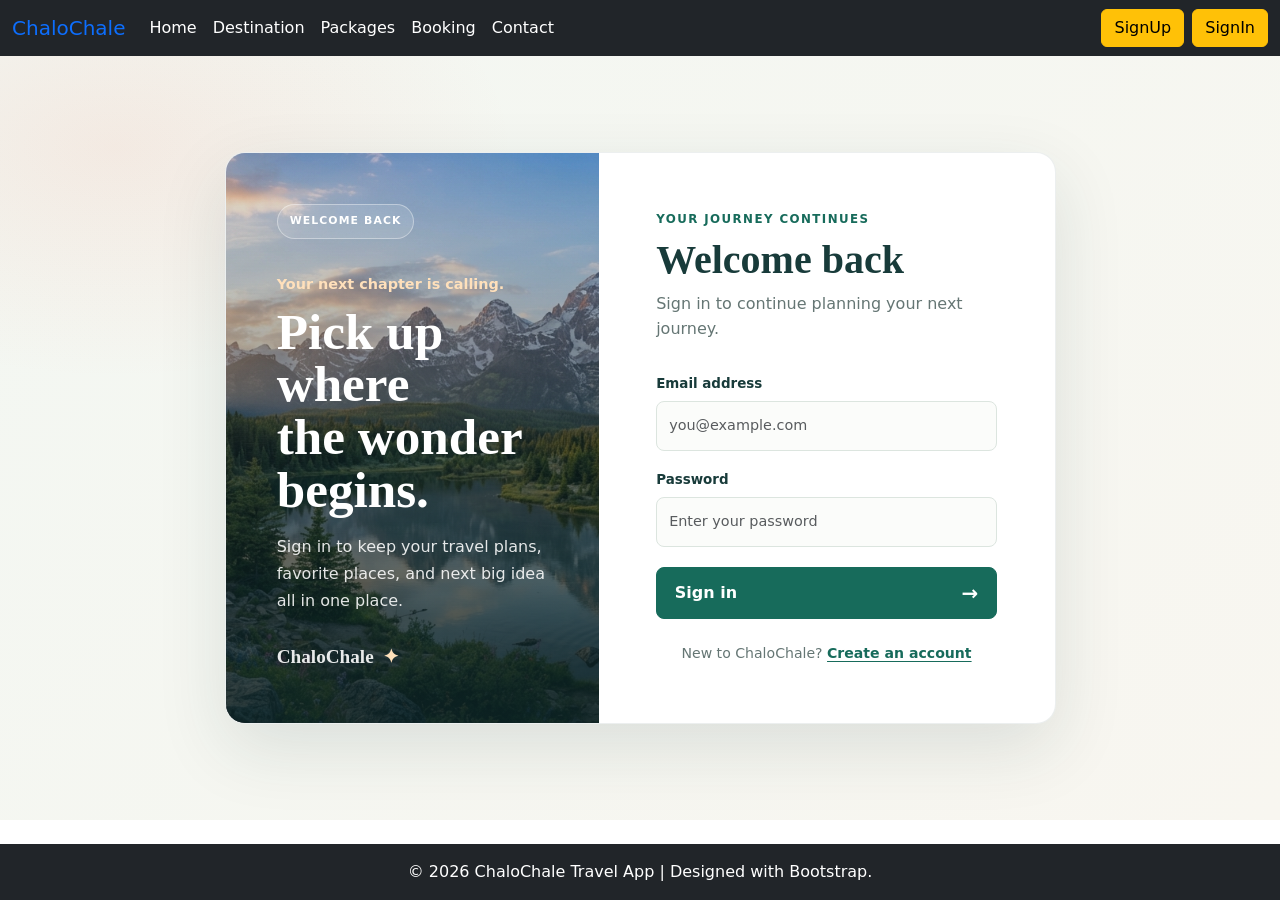
<file: signin.html>
<!doctype html>
<html lang="en">
  <head>
    <meta charset="UTF-8" />
    <meta name="viewport" content="width=device-width, initial-scale=1.0" />
    <title>ChaloChale - SignIn</title>
    <link
      href="https://cdn.jsdelivr.net/npm/bootstrap@5.3.8/dist/css/bootstrap.min.css"
      rel="stylesheet"
      integrity="sha384-sRIl4kxILFvY47J16cr9ZwB07vP4J8+LH7qKQnuqkuIAvNWLzeN8tE5YBujZqJLB"
      crossorigin="anonymous"
    />
    <link rel="stylesheet" href="./CSS/style.css" />
  </head>
  <body class="signin-body">
    <div class="container-fluid px-0 signin-content">
      <div class="row">
        <div class="col-md-12">
          <!-- navbar start -->
          <nav class="navbar navbar-expand-lg navbar-dark bg-dark">
            <div class="container-fluid">
              <button
                class="navbar-toggler"
                type="button"
                data-bs-toggle="collapse"
                data-bs-target="#navbarTogglerDemo03"
                aria-controls="navbarTogglerDemo03"
                aria-expanded="false"
                aria-label="Toggle navigation"
              >
                <span class="navbar-toggler-icon"></span>
              </button>

              <a class="navbar-brand text-primary" href="index.html"
                >ChaloChale</a
              >

              <div class="collapse navbar-collapse" id="navbarTogglerDemo03">
                <ul class="navbar-nav me-auto mb-2 mb-lg-0">
                  <li class="nav-item">
                    <a class="nav-link text-white" href="index.html">Home</a>
                  </li>
                  <li class="nav-item">
                    <a class="nav-link text-white" href="destinations.html"
                      >Destination</a
                    >
                  </li>
                  <li class="nav-item">
                    <a class="nav-link text-white" href="packages.html"
                      >Packages</a
                    >
                  </li>
                  <li class="nav-item">
                    <a class="nav-link text-white" href="booking.html"
                      >Booking</a
                    >
                  </li>
                  <li class="nav-item">
                    <a class="nav-link text-white" href="contact.html"
                      >Contact</a
                    >
                  </li>
                </ul>

                <!-- SignUp and SignIn Buttons -->
                <div class="d-flex gap-2">
                  <a href="signup.html" class="btn btn-warning">SignUp</a>
                  <a href="signin.html" class="btn btn-warning">SignIn</a>
                </div>
              </div>
            </div>
          </nav>
          <!-- navbar ends -->
        </div>
      </div>

      <main class="signin-page">
        <div class="container">
          <div class="row justify-content-center">
            <section class="col-12 col-lg-10 col-xl-9 my-4 my-lg-5">
              <div class="auth-card auth-card--signin">
                <aside class="auth-story">
                  <span class="auth-story-tag">WELCOME BACK</span>
                  <div>
                    <p class="auth-story-kicker">Your next chapter is calling.</p>
                    <h1>Pick up where<br />the wonder begins.</h1>
                    <p class="auth-story-copy">
                      Sign in to keep your travel plans, favorite places, and
                      next big idea all in one place.
                    </p>
                    <span class="auth-story-mark" aria-hidden="true">ChaloChale&nbsp; <span>✦</span></span>
                  </div>
                </aside>
                <div class="auth-form-panel">
                  <p class="auth-eyebrow">YOUR JOURNEY CONTINUES</p>
                  <h2>Welcome back</h2>
                  <p class="auth-intro">
                    Sign in to continue planning your next journey.
                  </p>
                  <form class="row g-3">
                    <div class="col-12">
                      <label for="inputEmail4" class="form-label">Email address</label>
                      <input
                        type="email"
                        class="form-control"
                        id="inputEmail4"
                        name="email"
                        placeholder="you@example.com"
                        autocomplete="email"
                        required
                      />
                    </div>
                    <div class="col-12">
                      <label for="inputPassword4" class="form-label">Password</label>
                      <input
                        type="password"
                        class="form-control"
                        id="inputPassword4"
                        name="password"
                        placeholder="Enter your password"
                        autocomplete="current-password"
                        required
                      />
                    </div>
                    <div class="col-12 pt-1">
                      <button type="submit" class="btn auth-submit w-100">
                        <span>Sign in</span><span aria-hidden="true">→</span>
                      </button>
                    </div>
                  </form>
                  <p class="auth-switch mb-0">
                    New to ChaloChale? <a href="signup.html">Create an account</a>
                  </p>
                </div>
              </div>
            </section>
          </div>
        </div>
      </main>
    </div>

    <footer class="bg-dark text-white text-center py-3 mt-4">
      <p class="mb-0">
        &copy; 2026 ChaloChale Travel App | Designed with Bootstrap.
      </p>
    </footer>

    <script
      src="https://cdn.jsdelivr.net/npm/bootstrap@5.3.8/dist/js/bootstrap.bundle.min.js"
      integrity="sha384-FKyoEForCGlyvwx9Hj09JcYn3nv7wiPVlz7YYwJrWVcXK/BmnVDxM+D2scQbITxI"
      crossorigin="anonymous"
    ></script>
    <script src="./JS/script.js"></script>
  </body>
</html>
</file>
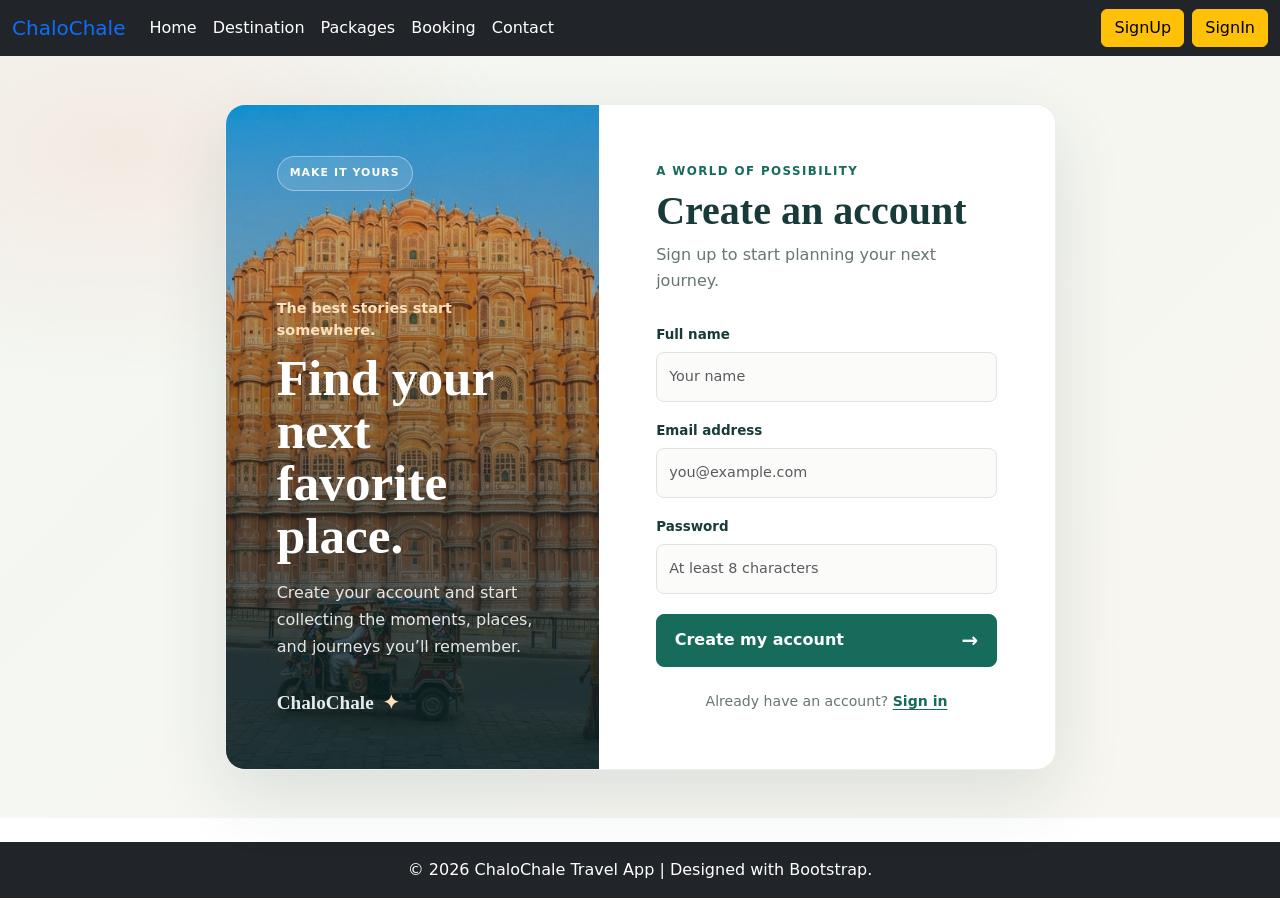
<file: signup.html>
<!doctype html>
<html lang="en">
  <head>
    <meta charset="UTF-8" />
    <meta name="viewport" content="width=device-width, initial-scale=1.0" />
    <title>ChaloChale - SignUp</title>
    <link
      href="https://cdn.jsdelivr.net/npm/bootstrap@5.3.8/dist/css/bootstrap.min.css"
      rel="stylesheet"
      integrity="sha384-sRIl4kxILFvY47J16cr9ZwB07vP4J8+LH7qKQnuqkuIAvNWLzeN8tE5YBujZqJLB"
      crossorigin="anonymous"
    />
    <link rel="stylesheet" href="./CSS/style.css" />
  </head>
  <body>
    <div class="container-fluid px-0">
      <div class="row">
        <div class="col-md-12">
          <!-- navbar start -->
          <nav class="navbar navbar-expand-lg navbar-dark bg-dark">
            <div class="container-fluid">
              <button
                class="navbar-toggler"
                type="button"
                data-bs-toggle="collapse"
                data-bs-target="#navbarTogglerDemo03"
                aria-controls="navbarTogglerDemo03"
                aria-expanded="false"
                aria-label="Toggle navigation"
              >
                <span class="navbar-toggler-icon"></span>
              </button>

              <a class="navbar-brand text-primary" href="index.html"
                >ChaloChale</a
              >

              <div class="collapse navbar-collapse" id="navbarTogglerDemo03">
                <ul class="navbar-nav me-auto mb-2 mb-lg-0">
                  <li class="nav-item">
                    <a class="nav-link text-white" href="index.html">Home</a>
                  </li>
                  <li class="nav-item">
                    <a class="nav-link text-white" href="destinations.html"
                      >Destination</a
                    >
                  </li>
                  <li class="nav-item">
                    <a class="nav-link text-white" href="packages.html"
                      >Packages</a
                    >
                  </li>
                  <li class="nav-item">
                    <a class="nav-link text-white" href="booking.html"
                      >Booking</a
                    >
                  </li>
                  <li class="nav-item">
                    <a class="nav-link text-white" href="contact.html"
                      >Contact</a
                    >
                  </li>
                </ul>

                <!-- SignUp and SignIn Buttons -->
                <div class="d-flex gap-2">
                  <a href="signup.html" class="btn btn-warning">SignUp</a>
                  <a href="signin.html" class="btn btn-warning">SignIn</a>
                </div>
              </div>
            </div>
          </nav>
          <!-- navbar ends -->
        </div>
      </div>

      <main class="signup-page">
        <div class="container">
          <div class="row justify-content-center">
            <section class="col-12 col-lg-10 col-xl-9 my-4 my-lg-5">
              <div class="auth-card auth-card--signup">
                <aside class="auth-story">
                  <span class="auth-story-tag">MAKE IT YOURS</span>
                  <div>
                    <p class="auth-story-kicker">The best stories start somewhere.</p>
                    <h1>Find your next<br />favorite place.</h1>
                    <p class="auth-story-copy">
                      Create your account and start collecting the moments,
                      places, and journeys you’ll remember.
                    </p>
                    <span class="auth-story-mark" aria-hidden="true">ChaloChale&nbsp; <span>✦</span></span>
                  </div>
                </aside>
                <div class="auth-form-panel">
                  <p class="auth-eyebrow">A WORLD OF POSSIBILITY</p>
                  <h2>Create an account</h2>
                  <p class="auth-intro">
                    Sign up to start planning your next journey.
                  </p>
                  <form class="row g-3">
                    <div class="col-12">
                      <label for="fullname" class="form-label">Full name</label>
                      <input
                        type="text"
                        class="form-control"
                        id="fullname"
                        name="fullname"
                        placeholder="Your name"
                        autocomplete="name"
                        required
                      />
                    </div>
                    <div class="col-12">
                      <label for="inputEmail4" class="form-label">Email address</label>
                      <input
                        type="email"
                        class="form-control"
                        id="inputEmail4"
                        name="email"
                        placeholder="you@example.com"
                        autocomplete="email"
                        required
                      />
                    </div>
                    <div class="col-12">
                      <label for="inputPassword4" class="form-label">Password</label>
                      <input
                        type="password"
                        class="form-control"
                        id="inputPassword4"
                        name="password"
                        placeholder="At least 8 characters"
                        autocomplete="new-password"
                        minlength="8"
                        required
                      />
                    </div>
                    <div class="col-12 pt-1">
                      <button type="submit" class="btn auth-submit w-100">
                        <span>Create my account</span><span aria-hidden="true">→</span>
                      </button>
                    </div>
                  </form>
                  <p class="auth-switch mb-0">
                    Already have an account? <a href="signin.html">Sign in</a>
                  </p>
                </div>
              </div>
            </section>
          </div>
        </div>
      </main>
    </div>

    <footer class="bg-dark text-white text-center py-3 mt-4">
      <p class="mb-0">
        &copy; 2026 ChaloChale Travel App | Designed with Bootstrap.
      </p>
    </footer>

    <script
      src="https://cdn.jsdelivr.net/npm/bootstrap@5.3.8/dist/js/bootstrap.bundle.min.js"
      integrity="sha384-FKyoEForCGlyvwx9Hj09JcYn3nv7wiPVlz7YYwJrWVcXK/BmnVDxM+D2scQbITxI"
      crossorigin="anonymous"
    ></script>
    <script src="./JS/script.js"></script>
  </body>
</html>
</file>
<file: CSS/style.css>
.destinations-page {
	--destination-ink: #183b3a;
	--destination-green: #176b5b;
	--destination-coral: #ef7658;
	--destination-muted: #657674;
	min-height: 70vh;
	background: #f4f7f3;
	color: var(--destination-ink);
}

.destinations-heading {
	padding: clamp(3.5rem, 8vw, 6rem) 1rem 3rem;
	background:
		radial-gradient(ellipse at 85% 15%, rgb(239 118 88 / 12%), transparent 28%),
		linear-gradient(135deg, #eef4ed, #f8f6ef 72%);
}

.destinations-eyebrow {
	color: var(--destination-green);
	font-size: 0.78rem;
	font-weight: 700;
	text-transform: uppercase;
}

.destinations-heading h1 {
	font-family: Georgia, "Times New Roman", serif;
	font-size: 3.5rem;
	line-height: 1.05;
}

.destinations-intro {
	max-width: 38rem;
	margin-inline: auto;
	color: var(--destination-muted);
	font-size: 1.05rem;
	line-height: 1.7;
}

.destinations-section {
	padding-block: 1rem 5rem;
}

.destination-card {
	overflow: hidden;
	border: 1px solid #e3e9e3;
	border-radius: 8px;
	background: #fff;
	box-shadow: 0 8px 24px rgb(24 59 58 / 6%);
	transition: transform 180ms ease, box-shadow 180ms ease;
}

.destination-image-wrap {
	position: relative;
	overflow: hidden;
	aspect-ratio: 4 / 3;
	background: #dce6df;
}

.destination-image-wrap img {
	width: 100%;
	height: 100%;
	object-fit: cover;
	transition: transform 300ms ease;
}

.destination-tag {
	position: absolute;
	bottom: 0.85rem;
	left: 0.85rem;
	max-width: calc(100% - 1.7rem);
	padding: 0.4rem 0.7rem;
	border-radius: 4px;
	background: #fff;
	color: var(--destination-ink);
	font-size: 0.75rem;
	font-weight: 700;
}

.destination-card .card-body {
	padding: 1.25rem;
}

.destination-card .card-title {
	margin-bottom: 0.65rem;
	font-family: Georgia, "Times New Roman", serif;
	font-size: 1.55rem;
	font-weight: 700;
}

.destination-card .card-text {
	margin-bottom: 1.25rem;
	color: var(--destination-muted);
	line-height: 1.6;
}

.destination-button {
	display: flex;
	align-items: center;
	justify-content: space-between;
	min-height: 2.8rem;
	padding: 0.65rem 0.9rem;
	border: 1px solid var(--destination-green);
	border-radius: 4px;
	background: var(--destination-green);
	color: #fff;
	font-weight: 700;
	text-align: left;
}

.destination-button:hover {
	border-color: var(--destination-ink);
	background: var(--destination-ink);
	color: #fff;
}

.destination-button:focus-visible {
	outline: 3px solid var(--destination-coral);
	outline-offset: 3px;
}

@media (hover: hover) {
	.destination-card:hover {
		transform: translateY(-4px);
		box-shadow: 0 14px 30px rgb(24 59 58 / 12%);
	}

	.destination-card:hover img {
		transform: scale(1.04);
	}
}

@media (prefers-reduced-motion: reduce) {
	.destination-card,
	.destination-image-wrap img {
		transition: none;
	}
}

@media (max-width: 575.98px) {
	.destinations-heading h1 {
		font-size: 2.5rem;
	}

	.destinations-section {
		padding-inline: 1.25rem;
		padding-bottom: 3.5rem;
	}
}

.packages-page {
	--package-ink: #183b3a;
	--package-green: #176b5b;
	--package-coral: #ef7658;
	--package-muted: #657674;
	min-height: 70vh;
	background: #f4f7f3;
	color: var(--package-ink);
}

.packages-heading {
	padding: clamp(3.5rem, 8vw, 6rem) 1rem 3rem;
	background:
		radial-gradient(ellipse at 85% 15%, rgb(239 118 88 / 12%), transparent 28%),
		linear-gradient(135deg, #eef4ed, #f8f6ef 72%);
}

.packages-eyebrow {
	color: var(--package-green);
	font-size: 0.78rem;
	font-weight: 700;
	text-transform: uppercase;
}

.packages-heading h1 {
	font-family: Georgia, "Times New Roman", serif;
	font-size: 3.5rem;
	line-height: 1.05;
}

.packages-intro {
	max-width: 38rem;
	margin-inline: auto;
	color: var(--package-muted);
	font-size: 1.05rem;
	line-height: 1.7;
}

.packages-section {
	padding-block: 1rem 5rem;
}

.package-card {
	overflow: hidden;
	border: 1px solid #e3e9e3;
	border-radius: 8px;
	background: #fff;
	box-shadow: 0 8px 24px rgb(24 59 58 / 6%);
	transition: transform 180ms ease, box-shadow 180ms ease;
}

.package-card-banner {
	display: flex;
	align-items: flex-end;
	justify-content: space-between;
	min-height: 8.5rem;
	padding: 1.25rem;
	background: linear-gradient(135deg, #e2eee5, #f6e9df);
	color: var(--package-ink);
}

.package-card--kashmir .package-card-banner {
	background: linear-gradient(135deg, #deeceb, #e9eef3);
}

.package-card--pilgrimage .package-card-banner {
	background: linear-gradient(135deg, #f1e8db, #f3ece2);
}

.package-card-banner > span:first-child {
	max-width: 65%;
	padding: 0.4rem 0.65rem;
	border-radius: 4px;
	background: #fff;
	font-size: 0.75rem;
	font-weight: 700;
}

.package-mark {
	color: rgb(24 59 58 / 20%);
	font-size: 1.2rem;
	font-weight: 800;
}

.package-card .card-body {
	padding: 1.35rem;
}

.package-card .card-title {
	margin-bottom: 0.55rem;
	font-family: Georgia, "Times New Roman", serif;
	font-size: 1.5rem;
	font-weight: 700;
}

.package-description {
	min-height: 3.2rem;
	margin-bottom: 1.15rem;
	color: var(--package-muted);
	line-height: 1.6;
}

.package-duration {
	display: flex;
	flex-wrap: wrap;
	justify-content: space-between;
	gap: 0.35rem 1rem;
	margin-bottom: 1.15rem;
	padding-block: 0.85rem;
	border-top: 1px solid #e7ece7;
	border-bottom: 1px solid #e7ece7;
	font-size: 0.9rem;
}

.package-duration span,
.package-price-label {
	color: var(--package-muted);
}

.package-duration strong {
	color: var(--package-ink);
}

.package-price-wrap {
	margin-bottom: 1.25rem;
}

.package-price-label {
	font-size: 0.8rem;
}

.package-price {
	margin-top: 0.15rem;
	color: var(--package-green);
	font-size: 1.8rem;
	font-weight: 800;
}

.package-button {
	display: flex;
	align-items: center;
	justify-content: space-between;
	min-height: 2.8rem;
	padding: 0.65rem 0.9rem;
	border: 1px solid var(--package-green);
	border-radius: 4px;
	background: var(--package-green);
	color: #fff;
	font-weight: 700;
	text-align: left;
}

.package-button:hover {
	border-color: var(--package-ink);
	background: var(--package-ink);
	color: #fff;
}

.package-button:focus-visible {
	outline: 3px solid var(--package-coral);
	outline-offset: 3px;
}

@media (hover: hover) {
	.package-card:hover {
		transform: translateY(-4px);
		box-shadow: 0 14px 30px rgb(24 59 58 / 12%);
	}
}

@media (prefers-reduced-motion: reduce) {
	.package-card {
		transition: none;
	}
}

@media (max-width: 575.98px) {
	.packages-heading h1 {
		font-size: 2.5rem;
	}

	.packages-section {
		padding-inline: 1.25rem;
		padding-bottom: 3.5rem;
	}
}

.home-page {
	--destination-ink: #183b3a;
	--destination-green: #176b5b;
	--destination-coral: #ef7658;
	--destination-muted: #657674;
	--package-ink: #183b3a;
	--package-green: #176b5b;
	--package-coral: #ef7658;
	--package-muted: #657674;
	width: 100%;
	max-width: none;
	padding-bottom: 2rem;
	color: #183b3a;
}

.home-carousel {
	overflow: hidden;
	border-radius: 8px;
	background: #183b3a;
}

.home-carousel .carousel-item {
	position: relative;
}

.home-carousel .carousel-item::after {
	position: absolute;
	inset: 0;
	background: linear-gradient(90deg, rgb(10 27 29 / 72%), rgb(10 27 29 / 5%) 78%);
	content: "";
}

.home-carousel-image {
	height: 500px;
	object-fit: cover;
	object-position: center;
}

.home-carousel-caption {
	right: auto;
	bottom: 14%;
	left: 9%;
	z-index: 1;
	width: min(72%, 42rem);
	padding: 0;
	text-align: left;
}

.home-carousel-caption h2 {
	margin-bottom: 0.8rem;
	font-family: Georgia, "Times New Roman", serif;
	font-size: 3rem;
	font-weight: 700;
}

.home-carousel-caption p:not(.carousel-eyebrow) {
	margin-bottom: 1.25rem;
	font-size: 1.1rem;
}

.home-carousel-caption .btn {
	border: 0;
	border-radius: 4px;
	color: #183b3a;
	font-weight: 700;
}

.carousel-eyebrow {
	margin-bottom: 0.65rem;
	font-size: 0.8rem;
	font-weight: 700;
	text-transform: uppercase;
}

.home-benefits {
	width: 100%;
	max-width: 1320px;
	margin-inline: auto;
	padding-top: 3rem;
	padding-inline: 12px;
}

.home-section-title {
	margin-bottom: 1.5rem;
	font-family: Georgia, "Times New Roman", serif;
	font-size: 2rem;
	font-weight: 700;
}

.home-feature-card {
	border: 1px solid #e3e9e3;
	border-radius: 8px;
	background: #fff;
	box-shadow: 0 8px 24px rgb(24 59 58 / 5%);
}

.home-feature-card .card-body {
	padding: 1.5rem;
}

.feature-index {
	display: inline-flex;
	align-items: center;
	justify-content: center;
	width: 2.5rem;
	 aspect-ratio: 1;
	margin-bottom: 1.15rem;
	border-radius: 50%;
	background: #e9f2ec;
	color: #176b5b;
	font-size: 0.8rem;
	font-weight: 800;
}

.home-feature-card .card-title {
	margin-bottom: 0.55rem;
	font-family: Georgia, "Times New Roman", serif;
	font-size: 1.35rem;
}

.home-feature-card .card-text {
	margin-bottom: 0;
	color: #657674;
	line-height: 1.6;
}

.home-content-section {
	width: 100%;
	max-width: 1320px;
	margin-inline: auto;
	padding-top: 4rem;
	padding-inline: 12px;
}

.section-heading {
	margin-bottom: 1.5rem;
}

.section-eyebrow {
	margin-bottom: 0.45rem;
	color: #176b5b;
	font-size: 0.78rem;
	font-weight: 700;
	text-transform: uppercase;
}

.section-heading .home-section-title {
	margin-bottom: 0;
}

@media (max-width: 575.98px) {
	.home-carousel-image {
		height: 340px;
	}

	.home-carousel-caption {
		bottom: 12%;
		left: 8%;
		width: 82%;
	}

	.home-carousel-caption h2 {
		margin-bottom: 0.5rem;
		font-size: 1.8rem;
	}

	.home-carousel-caption p:not(.carousel-eyebrow) {
		margin-bottom: 0.85rem;
		font-size: 0.95rem;
	}

	.carousel-eyebrow {
		font-size: 0.7rem;
	}

	.home-section-title {
		font-size: 1.7rem;
	}

	.home-content-section {
		padding-top: 3rem;
	}

	.home-benefits {
		padding-top: 2rem;
	}
}

@media (min-width: 576px) and (max-width: 991.98px) {
	.home-carousel-image {
		height: 420px;
	}

	.home-carousel-caption h2 {
		font-size: 2.5rem;
	}
}

.signup-page {
	min-height: 60vh;
	background: #f4f7f3;
}

.signin-body {
	display: flex;
	flex-direction: column;
	min-height: 100vh;
}

.signin-content {
	display: flex;
	flex: 1;
	flex-direction: column;
}

.signin-page {
	display: flex;
	flex: 1;
	align-items: center;
	background: #f4f7f3;
}

.signup-panel {
	padding: 2rem;
	border: 1px solid #e3e9e3;
	border-radius: 8px;
	background: #fff;
	box-shadow: 0 12px 32px rgb(24 59 58 / 10%);
}

.signup-panel h1 {
	color: #183b3a;
	font-family: Georgia, "Times New Roman", serif;
	font-size: 2rem;
}

.signup-intro {
	color: #657674;
}

@media (max-width: 575.98px) {
	.signup-panel {
		padding: 1.5rem;
	}
}

.booking-page {
	min-height: 60vh;
	background: #f4f7f3;
}

.booking-panel {
	padding: 2rem;
	border: 1px solid #e3e9e3;
	border-radius: 8px;
	background: #fff;
	box-shadow: 0 12px 32px rgb(24 59 58 / 10%);
}

.booking-panel h1 {
	color: #183b3a;
	font-family: Georgia, "Times New Roman", serif;
	font-size: 2.25rem;
}

.booking-eyebrow {
	color: #176b5b;
	font-size: 0.78rem;
	font-weight: 700;
	text-transform: uppercase;
}

.booking-intro,
.booking-optional {
	color: #657674;
}

@media (max-width: 575.98px) {
	.booking-panel {
		padding: 1.35rem;
	}

	.booking-panel h1 {
		font-size: 1.9rem;
	}
}

.booking-page--trip {
	--booking-ink: #183b3a;
	--booking-green: #176b5b;
	--booking-coral: #ef7658;
	--booking-muted: #657674;
	min-height: 75vh;
	padding-block: clamp(2rem, 5vw, 4.5rem);
	background:
		radial-gradient(ellipse at 8% 10%, rgb(239 118 88 / 10%), transparent 25rem),
		linear-gradient(135deg, #f3f7f2, #f8f6f0);
	color: var(--booking-ink);
}

.booking-container {
	max-width: 1180px;
}

.booking-layout {
	display: grid;
	grid-template-columns: minmax(0, 0.88fr) minmax(0, 1.12fr);
	overflow: hidden;
	border: 1px solid rgb(24 59 58 / 8%);
	border-radius: 20px;
	background: #fff;
	box-shadow: 0 24px 70px rgb(24 59 58 / 12%);
}

.booking-story {
	position: relative;
	display: flex;
	min-height: 690px;
	flex-direction: column;
	justify-content: space-between;
	overflow: hidden;
	padding: clamp(2rem, 4vw, 3.5rem);
	background:
		linear-gradient(180deg, rgb(13 37 39 / 18%) 0%, rgb(13 37 39 / 82%) 100%),
		url("../Assets/Images/Goa.png") center / cover;
	color: #fff;
}

.booking-story-content {
	position: relative;
	z-index: 1;
	margin-top: auto;
}

.booking-story-tag {
	display: inline-block;
	margin-bottom: 1.15rem;
	padding: 0.5rem 0.75rem;
	border: 1px solid rgb(255 255 255 / 38%);
	border-radius: 999px;
	background: rgb(255 255 255 / 12%);
	font-size: 0.68rem;
	font-weight: 800;
	letter-spacing: 0.1em;
}

.booking-story-kicker {
	margin-bottom: 0.65rem;
	color: #ffe0bb;
	font-size: 0.9rem;
	font-weight: 700;
}

.booking-story h2 {
	margin-bottom: 1rem;
	font-family: Georgia, "Times New Roman", serif;
	font-size: clamp(2.4rem, 4vw, 3.55rem);
	font-weight: 700;
	line-height: 1.02;
}

.booking-story-copy {
	max-width: 25rem;
	margin-bottom: 1.75rem;
	color: rgb(255 255 255 / 86%);
	line-height: 1.65;
}

.booking-highlights {
	display: grid;
	gap: 0.8rem;
	margin: 0;
	padding: 0;
	list-style: none;
}

.booking-highlights li {
	display: flex;
	align-items: center;
	gap: 0.75rem;
	font-size: 0.9rem;
	font-weight: 600;
}

.booking-highlights li span {
	display: inline-flex;
	width: 1.8rem;
	height: 1.8rem;
	align-items: center;
	justify-content: center;
	border: 1px solid rgb(255 255 255 / 45%);
	border-radius: 50%;
	color: #ffe0bb;
	font-size: 0.65rem;
	font-weight: 800;
}

.booking-photo-credit {
	position: relative;
	z-index: 1;
	margin: 2rem 0 0;
	color: rgb(255 255 255 / 72%);
	font-size: 0.75rem;
}

.booking-page--trip .booking-panel {
	align-self: center;
	padding: clamp(2rem, 4.5vw, 3.75rem);
	border: 0;
	border-radius: 0;
	background: #fff;
	box-shadow: none;
}

.booking-page--trip .booking-header {
	margin-bottom: 2rem;
}

.booking-page--trip .booking-eyebrow {
	letter-spacing: 0.12em;
}

.booking-page--trip .booking-panel h1 {
	font-size: clamp(2rem, 3.4vw, 2.65rem);
	line-height: 1.12;
}

.booking-page--trip .booking-intro {
	color: var(--booking-muted);
	line-height: 1.6;
}

.booking-form-heading {
	display: flex;
	align-items: center;
	gap: 0.8rem;
	margin-bottom: 1.25rem;
	padding-bottom: 1rem;
	border-bottom: 1px solid #e8eee8;
}

.booking-form-icon {
	display: inline-flex;
	width: 2.5rem;
	height: 2.5rem;
	align-items: center;
	justify-content: center;
	flex: 0 0 auto;
	border-radius: 50%;
	background: #e9f2ec;
	color: var(--booking-green);
	font-size: 1.15rem;
}

.booking-form-heading h2 {
	margin: 0 0 0.15rem;
	color: var(--booking-ink);
	font-size: 1rem;
	font-weight: 750;
}

.booking-form-heading p {
	margin: 0;
	color: var(--booking-muted);
	font-size: 0.8rem;
}

.booking-page--trip .form-label {
	margin-bottom: 0.45rem;
	color: var(--booking-ink);
	font-size: 0.84rem;
	font-weight: 700;
}

.booking-page--trip .form-control,
.booking-page--trip .form-select {
	min-height: 3.1rem;
	border-color: #dce5df;
	border-radius: 8px;
	background-color: #fbfcfa;
	color: var(--booking-ink);
	font-size: 0.9rem;
}

.booking-page--trip textarea.form-control {
	min-height: 6rem;
	padding-top: 0.8rem;
}

.booking-page--trip .form-control::placeholder {
	color: #899794;
}

.booking-page--trip .form-control:focus,
.booking-page--trip .form-select:focus {
	border-color: var(--booking-green);
	background-color: #fff;
	box-shadow: 0 0 0 0.2rem rgb(23 107 91 / 14%);
}

.booking-label-optional {
	margin-left: 0.25rem;
	color: var(--booking-muted);
	font-size: 0.75rem;
	font-weight: 400;
}

.booking-submit {
	display: flex;
	min-height: 3.35rem;
	align-items: center;
	justify-content: space-between;
	padding: 0.8rem 1.1rem;
	border: 1px solid var(--booking-green);
	border-radius: 8px;
	background: var(--booking-green);
	color: #fff;
	font-weight: 750;
	transition: background-color 160ms ease, border-color 160ms ease, transform 160ms ease;
}

.booking-submit:hover {
	transform: translateY(-1px);
	border-color: var(--booking-ink);
	background: var(--booking-ink);
	color: #fff;
}

.booking-submit:focus-visible {
	outline: 3px solid var(--booking-coral);
	outline-offset: 3px;
}

.booking-submit span:last-child {
	font-size: 1.25rem;
	line-height: 1;
}

.booking-privacy {
	margin-top: 0.8rem;
	color: var(--booking-muted);
	font-size: 0.75rem;
	text-align: center;
}

@media (max-width: 991.98px) {
	.booking-layout {
		grid-template-columns: 1fr;
	}

	.booking-story {
		min-height: 340px;
		padding: 2.25rem;
	}

	.booking-story-content {
		max-width: 34rem;
	}

	.booking-story h2 {
		font-size: 2.7rem;
	}

	.booking-highlights {
		grid-template-columns: repeat(3, minmax(0, 1fr));
		gap: 0.6rem;
	}

	.booking-highlights li {
		align-items: flex-start;
		font-size: 0.78rem;
	}
}

@media (max-width: 575.98px) {
	.booking-page--trip {
		padding-block: 1rem 2rem;
	}

	.booking-container {
		padding-inline: 1rem;
	}

	.booking-layout {
		border-radius: 14px;
	}

	.booking-story {
		min-height: 315px;
		padding: 1.5rem;
	}

	.booking-story-tag {
		margin-bottom: 0.8rem;
		font-size: 0.6rem;
	}

	.booking-story-kicker {
		font-size: 0.8rem;
	}

	.booking-story h2 {
		margin-bottom: 0.65rem;
		font-size: 2.2rem;
	}

	.booking-story-copy {
		margin-bottom: 1rem;
		font-size: 0.88rem;
	}

	.booking-highlights {
		grid-template-columns: 1fr 1fr;
		gap: 0.55rem 0.75rem;
	}

	.booking-highlights li {
		gap: 0.45rem;
		font-size: 0.72rem;
	}

	.booking-highlights li span {
		width: 1.5rem;
		height: 1.5rem;
		flex: 0 0 auto;
		font-size: 0.58rem;
	}

	.booking-photo-credit {
		display: none;
	}

	.booking-page--trip .booking-panel {
		padding: 1.6rem 1.25rem 1.8rem;
	}

	.booking-page--trip .booking-header {
		margin-bottom: 1.5rem;
	}

	.booking-page--trip .booking-panel h1 {
		font-size: 1.85rem;
	}

	.booking-form-heading {
		margin-bottom: 1rem;
	}
}

@media (prefers-reduced-motion: reduce) {
	.booking-submit {
		transition: none;
	}
}

.contact-page {
	--contact-ink: #183b3a;
	--contact-green: #176b5b;
	--contact-coral: #ef7658;
	--contact-muted: #657674;
	min-height: 75vh;
	padding-block: clamp(2rem, 5vw, 4.5rem);
	background:
		radial-gradient(ellipse at 92% 8%, rgb(239 118 88 / 10%), transparent 26rem),
		linear-gradient(135deg, #f3f7f2, #f8f6f0);
	color: var(--contact-ink);
}

.contact-container {
	max-width: 1180px;
}

.contact-layout {
	display: grid;
	grid-template-columns: minmax(0, 0.88fr) minmax(0, 1.12fr);
	overflow: hidden;
	border: 1px solid rgb(24 59 58 / 8%);
	border-radius: 20px;
	background: #fff;
	box-shadow: 0 24px 70px rgb(24 59 58 / 12%);
}

.contact-story {
	display: flex;
	min-height: 650px;
	flex-direction: column;
	justify-content: space-between;
	padding: clamp(2rem, 4vw, 3.5rem);
	background:
		linear-gradient(180deg, rgb(13 37 39 / 8%) 0%, rgb(13 37 39 / 84%) 100%),
		url("../Assets/Images/Kerela.png") center / cover;
	color: #fff;
}

.contact-story-tag {
	display: inline-block;
	padding: 0.5rem 0.75rem;
	border: 1px solid rgb(255 255 255 / 38%);
	border-radius: 999px;
	background: rgb(255 255 255 / 12%);
	font-size: 0.68rem;
	font-weight: 800;
	letter-spacing: 0.1em;
}

.contact-story-bottom {
	max-width: 31rem;
}

.contact-story-kicker {
	margin-bottom: 0.65rem;
	color: #ffe0bb;
	font-size: 0.9rem;
	font-weight: 700;
}

.contact-story h1 {
	margin-bottom: 1rem;
	font-family: Georgia, "Times New Roman", serif;
	font-size: clamp(2.4rem, 4vw, 3.55rem);
	font-weight: 700;
	line-height: 1.02;
}

.contact-story-copy {
	max-width: 26rem;
	margin-bottom: 1.75rem;
	color: rgb(255 255 255 / 88%);
	line-height: 1.7;
}

.contact-story-note {
	display: flex;
	align-items: center;
	gap: 0.65rem;
	color: rgb(255 255 255 / 92%);
	font-size: 0.85rem;
	font-weight: 650;
}

.contact-story-sparkle {
	display: inline-flex;
	width: 2rem;
	height: 2rem;
	align-items: center;
	justify-content: center;
	border: 1px solid rgb(255 255 255 / 45%);
	border-radius: 50%;
	color: #ffe0bb;
}

.contact-form-panel {
	align-self: center;
	padding: clamp(2rem, 4.5vw, 3.75rem);
}

.contact-header {
	margin-bottom: 2rem;
}

.contact-eyebrow {
	margin-bottom: 0.55rem;
	color: var(--contact-green);
	font-size: 0.75rem;
	font-weight: 800;
	letter-spacing: 0.12em;
}

.contact-header h2 {
	margin-bottom: 0.55rem;
	color: var(--contact-ink);
	font-family: Georgia, "Times New Roman", serif;
	font-size: clamp(2rem, 3.4vw, 2.65rem);
	font-weight: 700;
	line-height: 1.12;
}

.contact-intro {
	margin-bottom: 0;
	color: var(--contact-muted);
	line-height: 1.6;
}

.contact-form-panel .form-label {
	margin-bottom: 0.45rem;
	color: var(--contact-ink);
	font-size: 0.84rem;
	font-weight: 700;
}

.contact-form-panel .form-control {
	min-height: 3.1rem;
	border-color: #dce5df;
	border-radius: 8px;
	background-color: #fbfcfa;
	color: var(--contact-ink);
	font-size: 0.9rem;
}

.contact-form-panel textarea.form-control {
	min-height: 8rem;
	padding-top: 0.8rem;
	resize: vertical;
}

.contact-form-panel .form-control::placeholder {
	color: #899794;
}

.contact-form-panel .form-control:focus {
	border-color: var(--contact-green);
	background-color: #fff;
	box-shadow: 0 0 0 0.2rem rgb(23 107 91 / 14%);
}

.contact-submit {
	display: flex;
	min-height: 3.35rem;
	align-items: center;
	justify-content: space-between;
	padding: 0.8rem 1.1rem;
	border: 1px solid var(--contact-green);
	border-radius: 8px;
	background: var(--contact-green);
	color: #fff;
	font-weight: 750;
	transition: background-color 160ms ease, border-color 160ms ease, transform 160ms ease;
}

.contact-submit:hover {
	transform: translateY(-1px);
	border-color: var(--contact-ink);
	background: var(--contact-ink);
	color: #fff;
}

.contact-submit:focus-visible {
	outline: 3px solid var(--contact-coral);
	outline-offset: 3px;
}

.contact-submit span:last-child {
	font-size: 1.25rem;
	line-height: 1;
}

.contact-form-note {
	margin-top: 0.8rem;
	color: var(--contact-muted);
	font-size: 0.75rem;
	text-align: center;
}

@media (max-width: 991.98px) {
	.contact-layout {
		grid-template-columns: 1fr;
	}

	.contact-story {
		min-height: 340px;
		padding: 2.25rem;
	}

	.contact-story-bottom {
		max-width: 36rem;
	}

	.contact-story h1 {
		font-size: 2.7rem;
	}

	.contact-form-panel {
		width: 100%;
		max-width: 720px;
		justify-self: center;
	}
}

@media (max-width: 575.98px) {
	.contact-page {
		padding-block: 1rem 2rem;
	}

	.contact-container {
		padding-inline: 1rem;
	}

	.contact-layout {
		border-radius: 14px;
	}

	.contact-story {
		min-height: 300px;
		padding: 1.5rem;
	}

	.contact-story-tag {
		font-size: 0.6rem;
	}

	.contact-story-kicker {
		font-size: 0.8rem;
	}

	.contact-story h1 {
		margin-bottom: 0.65rem;
		font-size: 2.2rem;
	}

	.contact-story-copy {
		margin-bottom: 1rem;
		font-size: 0.88rem;
	}

	.contact-form-panel {
		padding: 1.6rem 1.25rem 1.8rem;
	}

	.contact-header {
		margin-bottom: 1.5rem;
	}

	.contact-header h2 {
		font-size: 1.9rem;
	}
}

@media (prefers-reduced-motion: reduce) {
	.contact-submit {
		transition: none;
	}
}

.home-page > .row {
	margin-inline: 0;
}

.home-page > .row > .col-md-12 {
	padding-inline: 0;
}

.home-carousel {
	border-radius: 0;
}

.home-carousel-image {
	height: clamp(390px, 56vw, 680px);
}

.home-carousel .carousel-item::after {
	background:
		linear-gradient(90deg, rgb(10 27 29 / 78%), rgb(10 27 29 / 26%) 58%, rgb(10 27 29 / 4%) 100%),
		linear-gradient(0deg, rgb(10 27 29 / 22%), transparent 48%);
}

.home-carousel-caption {
	bottom: 16%;
	left: max(8%, calc((100% - 1180px) / 2));
	width: min(74%, 48rem);
}

.home-carousel-caption h2 {
	max-width: 13ch;
	font-size: clamp(2.6rem, 6vw, 5rem);
	line-height: 1;
	letter-spacing: -0.035em;
}

.home-carousel-caption p:not(.carousel-eyebrow) {
	max-width: 32rem;
	color: rgb(255 255 255 / 90%);
	line-height: 1.65;
}

.home-carousel-caption .btn {
	min-height: 3rem;
	padding: 0.8rem 1.1rem;
	border-radius: 7px;
	font-weight: 750;
}

.home-carousel .carousel-indicators {
	z-index: 2;
	margin-bottom: 1.5rem;
}

.home-carousel .carousel-indicators [data-bs-target] {
	width: 2rem;
	height: 0.2rem;
	border-radius: 999px;
}

.home-benefits {
	padding-top: clamp(2.5rem, 5vw, 4.5rem);
}

.home-section-title {
	font-size: clamp(1.8rem, 3vw, 2.45rem);
	letter-spacing: -0.025em;
}

.home-feature-card {
	height: 100%;
	border-radius: 14px;
	box-shadow: 0 10px 28px rgb(24 59 58 / 5%);
	transition: transform 180ms ease, box-shadow 180ms ease;
}

.home-feature-card .card-body {
	padding: clamp(1.25rem, 2.5vw, 1.8rem);
}

.feature-index {
	width: 2.8rem;
}

.home-content-section {
	padding-top: clamp(3rem, 6vw, 5rem);
}

.section-heading {
	margin-bottom: 1.75rem;
}

.section-eyebrow {
	font-weight: 800;
	letter-spacing: 0.1em;
}

.destination-card,
.package-card {
	border-radius: 14px;
	box-shadow: 0 10px 28px rgb(24 59 58 / 6%);
}

.destination-image-wrap {
	aspect-ratio: 5 / 4;
}

.destination-card .card-body,
.package-card .card-body {
	padding: clamp(1.15rem, 2vw, 1.5rem);
}

.destination-button,
.package-button {
	min-height: 3rem;
	border-radius: 7px;
	padding-inline: 1rem;
}

.package-card-banner {
	position: relative;
	min-height: 10rem;
	overflow: hidden;
	isolation: isolate;
	border-radius: 0;
	background-position: center;
	background-size: cover;
	color: #fff;
}

.package-card-banner::before {
	position: absolute;
	z-index: -1;
	inset: 0;
	background: linear-gradient(90deg, rgb(10 27 29 / 62%), rgb(10 27 29 / 8%));
	content: "";
}

.package-card--goa .package-card-banner {
	background-image: url("../Assets/Images/Goa.png");
}

.package-card--kashmir .package-card-banner {
	background-image: url("../Assets/Images/carousel2.png");
}

.package-card--pilgrimage .package-card-banner {
	background-image: url("../Assets/Images/carousel3.png");
}

.package-card-banner > span:first-child {
	position: relative;
	z-index: 1;
	border-radius: 999px;
	background: rgb(255 255 255 / 94%);
	color: #183b3a;
}

.package-mark {
	position: relative;
	z-index: 1;
	color: rgb(255 255 255 / 72%);
	font-size: 1rem;
	letter-spacing: 0.12em;
}

.package-button:hover,
.destination-button:hover {
	transform: translateY(-1px);
}

.packages-heading,
.destinations-heading {
	position: relative;
	overflow: hidden;
	padding-block: clamp(4rem, 8vw, 7rem) clamp(3rem, 5vw, 4.5rem);
}

.packages-heading::after,
.destinations-heading::after {
	position: absolute;
	top: -7rem;
	right: max(5%, calc((100% - 1180px) / 2));
	width: clamp(9rem, 20vw, 17rem);
	aspect-ratio: 1;
	border: 1px solid rgb(23 107 91 / 14%);
	border-radius: 50%;
	box-shadow:
		0 0 0 1.5rem rgb(23 107 91 / 3%),
		0 0 0 3rem rgb(23 107 91 / 2%);
	content: "";
	pointer-events: none;
}

.packages-heading > .container,
.destinations-heading > .container {
	position: relative;
	z-index: 1;
}

.packages-heading h1,
.destinations-heading h1 {
	font-size: clamp(2.6rem, 6vw, 4.25rem);
	letter-spacing: -0.035em;
}

.packages-eyebrow,
.destinations-eyebrow {
	font-weight: 800;
	letter-spacing: 0.1em;
}

.packages-section,
.destinations-section {
	padding-top: 2rem;
}

.packages-section .package-card,
.destinations-section .destination-card {
	border-radius: 14px;
}

.packages-section .package-card-banner {
	min-height: 11rem;
}

.packages-section .package-description {
	min-height: 3.2rem;
}

.signup-page,
.signin-page {
	background:
		radial-gradient(ellipse at 9% 12%, rgb(239 118 88 / 10%), transparent 25rem),
		linear-gradient(135deg, #f3f7f2, #f8f6f0);
}

.signup-page > .container > .row,
.signin-page > .container > .row {
	align-items: center;
}

.auth-card {
	display: grid;
	grid-template-columns: minmax(0, 0.9fr) minmax(0, 1.1fr);
	overflow: hidden;
	border: 1px solid rgb(24 59 58 / 8%);
	border-radius: 20px;
	background: #fff;
	box-shadow: 0 24px 70px rgb(24 59 58 / 12%);
}

.auth-story {
	display: flex;
	min-height: 570px;
	flex-direction: column;
	justify-content: space-between;
	padding: clamp(2rem, 4vw, 3.5rem);
	background:
		linear-gradient(180deg, rgb(13 37 39 / 8%) 0%, rgb(13 37 39 / 84%) 100%),
		url("../Assets/Images/carousel1.png") center / cover;
	color: #fff;
}

.auth-card--signup .auth-story {
	background:
		linear-gradient(180deg, rgb(13 37 39 / 8%) 0%, rgb(13 37 39 / 84%) 100%),
		url("../Assets/Images/Jaipur.png") center / cover;
}

.auth-story-tag {
	align-self: flex-start;
	padding: 0.5rem 0.75rem;
	border: 1px solid rgb(255 255 255 / 38%);
	border-radius: 999px;
	background: rgb(255 255 255 / 12%);
	font-size: 0.68rem;
	font-weight: 800;
	letter-spacing: 0.1em;
}

.auth-story-kicker {
	margin-bottom: 0.65rem;
	color: #ffe0bb;
	font-size: 0.9rem;
	font-weight: 700;
}

.auth-story h1 {
	margin-bottom: 1rem;
	font-family: Georgia, "Times New Roman", serif;
	font-size: clamp(2.3rem, 4vw, 3.4rem);
	font-weight: 700;
	line-height: 1.03;
}

.auth-story-copy {
	max-width: 26rem;
	margin-bottom: 1.8rem;
	color: rgb(255 255 255 / 88%);
	line-height: 1.7;
}

.auth-story-mark {
	color: rgb(255 255 255 / 90%);
	font-family: Georgia, "Times New Roman", serif;
	font-size: 1.2rem;
	font-weight: 700;
}

.auth-story-mark span {
	color: #ffe0bb;
}

.auth-form-panel {
	align-self: center;
	padding: clamp(2rem, 4.5vw, 4rem);
}

.auth-eyebrow {
	margin-bottom: 0.55rem;
	color: #176b5b;
	font-size: 0.74rem;
	font-weight: 800;
	letter-spacing: 0.12em;
}

.auth-form-panel h2 {
	margin-bottom: 0.55rem;
	color: #183b3a;
	font-family: Georgia, "Times New Roman", serif;
	font-size: clamp(1.9rem, 3.4vw, 2.5rem);
	font-weight: 700;
	line-height: 1.1;
}

.auth-intro {
	margin-bottom: 1.8rem;
	color: #657674;
	line-height: 1.6;
}

.auth-form-panel .form-label {
	margin-bottom: 0.45rem;
	color: #183b3a;
	font-size: 0.84rem;
	font-weight: 700;
}

.auth-form-panel .form-control {
	min-height: 3.1rem;
	border-color: #dce5df;
	border-radius: 8px;
	background: #fbfcfa;
	color: #183b3a;
	font-size: 0.9rem;
}

.auth-form-panel .form-control:focus {
	border-color: #176b5b;
	background-color: #fff;
	box-shadow: 0 0 0 0.2rem rgb(23 107 91 / 14%);
}

.auth-submit {
	display: flex;
	min-height: 3.3rem;
	align-items: center;
	justify-content: space-between;
	padding: 0.8rem 1.1rem;
	border: 1px solid #176b5b;
	border-radius: 8px;
	background: #176b5b;
	color: #fff;
	font-weight: 750;
	transition: background-color 160ms ease, border-color 160ms ease, transform 160ms ease;
}

.auth-submit:hover {
	transform: translateY(-1px);
	border-color: #183b3a;
	background: #183b3a;
	color: #fff;
}

.auth-submit:focus-visible {
	outline: 3px solid #ef7658;
	outline-offset: 3px;
}

.auth-submit span:last-child {
	font-size: 1.25rem;
	line-height: 1;
}

.auth-switch {
	margin-top: 1.5rem;
	color: #657674;
	font-size: 0.88rem;
	text-align: center;
}

.auth-switch a {
	color: #176b5b;
	font-weight: 750;
	text-decoration-thickness: 1px;
	text-underline-offset: 3px;
}

.auth-switch a:hover {
	color: #183b3a;
}

@media (hover: hover) {
	.home-feature-card:hover {
		transform: translateY(-4px);
		box-shadow: 0 16px 36px rgb(24 59 58 / 10%);
	}
}

@media (max-width: 991.98px) {
	.auth-card {
		grid-template-columns: 1fr;
	}

	.auth-story {
		min-height: 330px;
		padding: 2.25rem;
	}

	.auth-story > div {
		max-width: 36rem;
	}

	.auth-story h1 {
		font-size: 2.65rem;
	}

	.auth-story-copy {
		margin-bottom: 1rem;
	}

	.auth-story-mark {
		display: none;
	}

	.auth-form-panel {
		width: 100%;
		max-width: 680px;
		justify-self: center;
	}
}

@media (max-width: 575.98px) {
	.home-carousel-image {
		height: 390px;
	}

	.home-carousel-caption {
		bottom: 13%;
		left: 7%;
		width: 86%;
	}

	.home-carousel-caption h2 {
		font-size: clamp(2rem, 9vw, 2.65rem);
	}

	.home-carousel-caption p:not(.carousel-eyebrow) {
		font-size: 0.95rem;
	}

	.home-carousel .carousel-control-prev,
	.home-carousel .carousel-control-next {
		width: 10%;
	}

	.home-benefits,
	.home-content-section {
		padding-inline: 1rem;
	}

	.packages-heading,
	.destinations-heading {
		padding-block: 3.5rem 2.5rem;
	}

	.packages-section,
	.destinations-section {
		padding-inline: 1.25rem;
	}

	.auth-card {
		border-radius: 14px;
	}

	.auth-story {
		min-height: 285px;
		padding: 1.5rem;
	}

	.auth-story-tag {
		font-size: 0.6rem;
	}

	.auth-story-kicker {
		font-size: 0.8rem;
	}

	.auth-story h1 {
		margin-bottom: 0.65rem;
		font-size: 2.15rem;
	}

	.auth-story-copy {
		margin-bottom: 0;
		font-size: 0.87rem;
	}

	.auth-form-panel {
		padding: 1.6rem 1.25rem 1.8rem;
	}

	.auth-intro {
		margin-bottom: 1.4rem;
	}
}

@media (prefers-reduced-motion: reduce) {
	.home-feature-card,
	.auth-submit {
		transition: none;
	}
}
</file>
